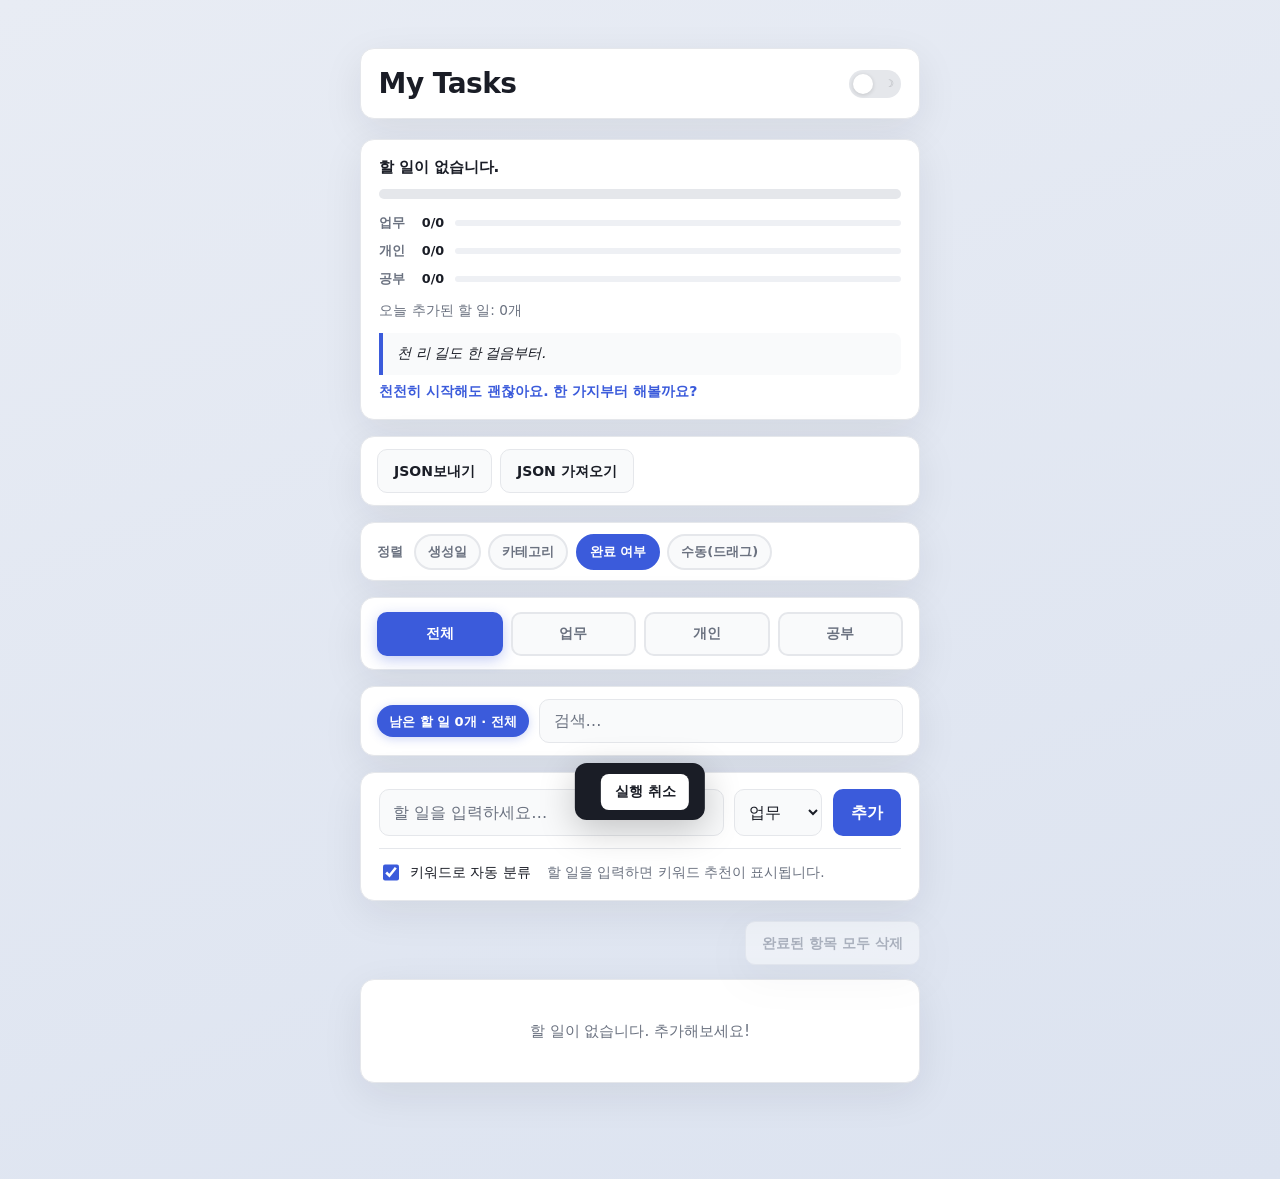
<file: src/3.Cursor/1-2.ToDo_list/index.html>
<!DOCTYPE html>
<html lang="ko">
  <head>
    <meta charset="UTF-8" />
    <meta name="viewport" content="width=device-width, initial-scale=1.0" />
    <title>My Tasks</title>
    <script>
      (function () {
        try {
          var t = localStorage.getItem("myTasks:theme:v1");
          if (t === "dark") document.documentElement.setAttribute("data-theme", "dark");
        } catch (e) {}
      })();
    </script>
    <link rel="stylesheet" href="style.css" />
  </head>
  <body>
    <main class="app">
      <header class="app__header">
        <div class="app__header-top">
          <h1 class="app__title">My Tasks</h1>
          <div class="theme-switch" title="다크 모드 (Alt+D)">
            <input
              type="checkbox"
              class="theme-switch__input visually-hidden"
              id="theme-toggle"
              aria-label="다크 모드"
            />
            <label class="theme-switch__track" for="theme-toggle">
              <span class="theme-switch__thumb" aria-hidden="true"></span>
              <span class="theme-switch__icon theme-switch__icon--sun" aria-hidden="true">☀</span>
              <span class="theme-switch__icon theme-switch__icon--moon" aria-hidden="true">☽</span>
            </label>
          </div>
        </div>
        <p class="app__shortcuts-hint visually-hidden" id="shortcuts-hint">
          단축키: Alt+N 입력, Alt+1~4 필터, Alt+D 테마
        </p>
      </header>

      <section
        class="dashboard"
        id="dashboard"
        aria-label="진행률 대시보드"
      >
        <div class="dashboard__overall">
          <p class="dashboard__summary" id="dashboard-summary"></p>
          <div
            class="dashboard__bar-track"
            role="progressbar"
            aria-valuemin="0"
            aria-valuemax="100"
            aria-valuenow="0"
            aria-label="전체 완료 진행률"
            id="dashboard-progress"
          >
            <div class="dashboard__bar-fill" id="dashboard-bar-fill"></div>
          </div>
        </div>
        <div
          class="dashboard__categories"
          id="dashboard-categories"
          aria-label="카테고리별 진행"
        ></div>
        <p class="dashboard__today" id="dashboard-today"></p>
        <blockquote class="app__quote" id="daily-quote" aria-live="polite"></blockquote>
        <p class="app__cheer" id="completion-cheer" aria-live="polite"></p>
      </section>

      <section
        class="data-toolbar"
        id="data-toolbar"
        role="region"
        aria-label="데이터보내기 및 가져오기"
      >
        <h2 class="visually-hidden">데이터 관리</h2>
        <button type="button" class="btn-toolbar" id="btn-export-json" aria-describedby="export-hint">
          JSON보내기
        </button>
        <p class="visually-hidden" id="export-hint">현재 할 일 목록을 JSON 파일로 저장합니다.</p>
        <label class="btn-toolbar btn-toolbar--file">
          <span>JSON 가져오기</span>
          <input
            type="file"
            id="input-import-json"
            class="visually-hidden"
            accept=".json,application/json"
            aria-label="JSON 파일 선택하여 할 일 가져오기"
          />
        </label>
      </section>

      <div
        class="sort-toolbar"
        id="sort-toolbar"
        role="radiogroup"
        aria-labelledby="sort-toolbar-label"
      >
        <span class="sort-toolbar__label" id="sort-toolbar-label">정렬</span>
        <button type="button" class="sort-toolbar__btn" data-sort="created" role="radio" aria-checked="false">
          생성일
        </button>
        <button type="button" class="sort-toolbar__btn" data-sort="category" role="radio" aria-checked="false">
          카테고리
        </button>
        <button type="button" class="sort-toolbar__btn" data-sort="completed" role="radio" aria-checked="false">
          완료 여부
        </button>
        <button type="button" class="sort-toolbar__btn" data-sort="manual" role="radio" aria-checked="false">
          수동(드래그)
        </button>
      </div>

      <div
        class="task-filters"
        id="task-filters"
        role="group"
        aria-label="카테고리 필터"
      >
        <button
          type="button"
          class="task-filter__btn"
          data-filter="all"
          aria-pressed="true"
        >
          전체
        </button>
        <button type="button" class="task-filter__btn" data-filter="work" aria-pressed="false">
          업무
        </button>
        <button
          type="button"
          class="task-filter__btn"
          data-filter="personal"
          aria-pressed="false"
        >
          개인
        </button>
        <button type="button" class="task-filter__btn" data-filter="study" aria-pressed="false">
          공부
        </button>
      </div>

      <div class="app__toolbar">
        <span
          class="remaining-badge"
          id="remaining-badge"
          aria-live="polite"
          title="현재 필터 기준 미완료 개수"
        ></span>
        <div class="search-wrap">
          <label class="visually-hidden" for="task-search">할 일 검색</label>
          <input
            type="search"
            id="task-search"
            class="task-search__input"
            placeholder="검색…"
            autocomplete="off"
            maxlength="200"
            aria-label="할 일 검색"
          />
        </div>
      </div>

      <form class="task-form" id="task-form" autocomplete="off">
        <div class="task-form__row">
          <label class="visually-hidden" for="task-input">할 일 입력</label>
          <input
            type="text"
            id="task-input"
            class="task-form__input"
            placeholder="할 일을 입력하세요…"
            maxlength="500"
          />
          <label class="visually-hidden" for="task-category">카테고리</label>
          <select id="task-category" class="task-form__select" aria-label="카테고리">
            <option value="work">업무</option>
            <option value="personal">개인</option>
            <option value="study">공부</option>
          </select>
          <button type="submit" class="task-form__submit" aria-label="할 일 추가">
            추가
          </button>
        </div>
        <div class="task-form__options">
          <label class="task-form__auto-label">
            <input type="checkbox" id="auto-category" checked />
            <span>키워드로 자동 분류</span>
          </label>
          <span
            class="task-form__category-hint"
            id="task-category-hint"
            aria-live="polite"
            hidden
          ></span>
        </div>
      </form>

      <div class="list-actions">
        <button
          type="button"
          class="btn-clear-completed"
          id="btn-clear-completed"
          aria-label="완료된 할 일 모두 영구 삭제"
        >
          완료된 항목 모두 삭제
        </button>
      </div>

      <ul
        class="task-list"
        id="task-list"
        aria-live="polite"
        aria-label="할 일 목록"
        role="list"
      ></ul>
      <p class="task-list__hint" id="manual-sort-hint" role="status" hidden></p>
    </main>

    <div
      class="undo-bar"
      id="undo-bar"
      role="status"
      aria-live="polite"
      aria-atomic="true"
      hidden
    >
      <span class="undo-bar__text" id="undo-bar-text"></span>
      <button type="button" class="undo-bar__btn" id="undo-bar-btn">실행 취소</button>
    </div>

    <div class="toast-region" id="toast-region" aria-live="polite" aria-atomic="true"></div>
    <div
      class="toast-region toast-region--assertive"
      id="toast-region-assertive"
      aria-live="assertive"
      aria-atomic="true"
    ></div>

    <dialog
      class="confirm-dialog"
      id="dialog-import-backup"
      aria-labelledby="dialog-import-backup-title"
    >
      <form method="dialog" class="confirm-dialog__form">
        <h2 class="confirm-dialog__title" id="dialog-import-backup-title">데이터 가져오기</h2>
        <p class="confirm-dialog__body" id="dialog-import-backup-body"></p>
        <div class="confirm-dialog__actions confirm-dialog__actions--triple">
          <button
            type="submit"
            value="cancel"
            class="confirm-dialog__btn confirm-dialog__btn--secondary"
          >
            취소
          </button>
          <button
            type="submit"
            value="no-backup"
            class="confirm-dialog__btn confirm-dialog__btn--secondary"
          >
            백업 없이 가져오기
          </button>
          <button type="submit" value="backup" class="confirm-dialog__btn confirm-dialog__btn--danger">
            백업 후 가져오기
          </button>
        </div>
      </form>
    </dialog>

    <dialog class="confirm-dialog" id="dialog-duplicate" aria-labelledby="dialog-duplicate-title">
      <form method="dialog" class="confirm-dialog__form">
        <h2 class="confirm-dialog__title" id="dialog-duplicate-title">중복된 할 일</h2>
        <p class="confirm-dialog__body" id="dialog-duplicate-body"></p>
        <div class="confirm-dialog__actions">
          <button
            type="submit"
            value="cancel"
            class="confirm-dialog__btn confirm-dialog__btn--secondary"
          >
            취소
          </button>
          <button type="submit" value="ok" class="confirm-dialog__btn confirm-dialog__btn--danger">
            그래도 추가
          </button>
        </div>
      </form>
    </dialog>

    <dialog class="confirm-dialog" id="dialog-clear-completed" aria-labelledby="dialog-clear-title">
      <form method="dialog" class="confirm-dialog__form">
        <h2 class="confirm-dialog__title" id="dialog-clear-title">완료 항목 삭제</h2>
        <p class="confirm-dialog__body" id="dialog-clear-body"></p>
        <div class="confirm-dialog__actions">
          <button
            type="submit"
            value="cancel"
            class="confirm-dialog__btn confirm-dialog__btn--secondary"
          >
            취소
          </button>
          <button type="submit" value="ok" class="confirm-dialog__btn confirm-dialog__btn--danger">
            삭제
          </button>
        </div>
      </form>
    </dialog>

    <script src="script.js"></script>
  </body>
</html>
</file>
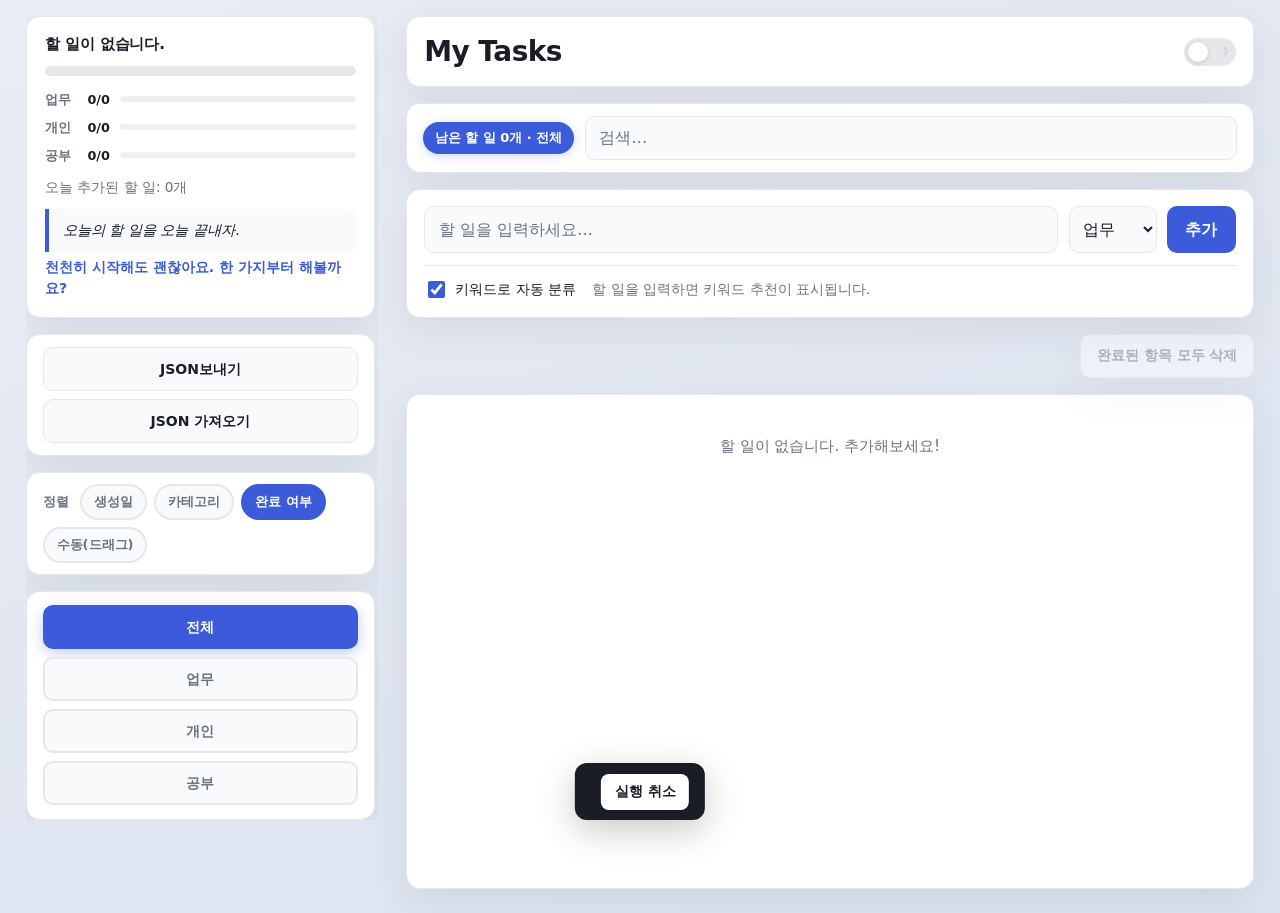
<file: src/3.Cursor/1-2.ToDo_list/web_version/index.html>
<!DOCTYPE html>
<html lang="ko">
  <head>
    <meta charset="UTF-8" />
    <meta name="viewport" content="width=device-width, initial-scale=1.0" />
    <title>My Tasks (웹)</title>
    <script>
      (function () {
        try {
          var t = localStorage.getItem("myTasks:theme:v1");
          if (t === "dark") document.documentElement.setAttribute("data-theme", "dark");
        } catch (e) {}
      })();
    </script>
    <link rel="stylesheet" href="style.css" />
  </head>
  <body>
    <main class="app app--desktop">
      <div class="app__main">
        <header class="app__header">
          <div class="app__header-top">
            <h1 class="app__title">My Tasks</h1>
            <div class="theme-switch" title="다크 모드 (Alt+D)">
              <input
                type="checkbox"
                class="theme-switch__input visually-hidden"
                id="theme-toggle"
                aria-label="다크 모드"
              />
              <label class="theme-switch__track" for="theme-toggle">
                <span class="theme-switch__thumb" aria-hidden="true"></span>
                <span class="theme-switch__icon theme-switch__icon--sun" aria-hidden="true">☀</span>
                <span class="theme-switch__icon theme-switch__icon--moon" aria-hidden="true">☽</span>
              </label>
            </div>
          </div>
          <p class="app__shortcuts-hint visually-hidden" id="shortcuts-hint">
            단축키: Alt+N 입력, Alt+1~4 필터, Alt+D 테마
          </p>
        </header>

        <div class="app__toolbar">
          <span
            class="remaining-badge"
            id="remaining-badge"
            aria-live="polite"
            title="현재 필터 기준 미완료 개수"
          ></span>
          <div class="search-wrap">
            <label class="visually-hidden" for="task-search">할 일 검색</label>
            <input
              type="search"
              id="task-search"
              class="task-search__input"
              placeholder="검색…"
              autocomplete="off"
              maxlength="200"
              aria-label="할 일 검색"
            />
          </div>
        </div>

        <form class="task-form" id="task-form" autocomplete="off">
          <div class="task-form__row">
            <label class="visually-hidden" for="task-input">할 일 입력</label>
            <input
              type="text"
              id="task-input"
              class="task-form__input"
              placeholder="할 일을 입력하세요…"
              maxlength="500"
            />
            <label class="visually-hidden" for="task-category">카테고리</label>
            <select id="task-category" class="task-form__select" aria-label="카테고리">
              <option value="work">업무</option>
              <option value="personal">개인</option>
              <option value="study">공부</option>
            </select>
            <button type="submit" class="task-form__submit" aria-label="할 일 추가">
              추가
            </button>
          </div>
          <div class="task-form__options">
            <label class="task-form__auto-label">
              <input type="checkbox" id="auto-category" checked />
              <span>키워드로 자동 분류</span>
            </label>
            <span
              class="task-form__category-hint"
              id="task-category-hint"
              aria-live="polite"
              hidden
            ></span>
          </div>
        </form>

        <div class="list-actions">
          <button
            type="button"
            class="btn-clear-completed"
            id="btn-clear-completed"
            aria-label="완료된 할 일 모두 영구 삭제"
          >
            완료된 항목 모두 삭제
          </button>
        </div>

        <ul
          class="task-list"
          id="task-list"
          aria-live="polite"
          aria-label="할 일 목록"
          role="list"
        ></ul>
        <p class="task-list__hint" id="manual-sort-hint" role="status" hidden></p>
      </div>

      <aside class="app__sidebar" aria-label="진행 요약·데이터·정렬·필터">
        <section
          class="dashboard"
          id="dashboard"
          aria-label="진행률 대시보드"
        >
          <div class="dashboard__overall">
            <p class="dashboard__summary" id="dashboard-summary"></p>
            <div
              class="dashboard__bar-track"
              role="progressbar"
              aria-valuemin="0"
              aria-valuemax="100"
              aria-valuenow="0"
              aria-label="전체 완료 진행률"
              id="dashboard-progress"
            >
              <div class="dashboard__bar-fill" id="dashboard-bar-fill"></div>
            </div>
          </div>
          <div
            class="dashboard__categories"
            id="dashboard-categories"
            aria-label="카테고리별 진행"
          ></div>
          <p class="dashboard__today" id="dashboard-today"></p>
          <blockquote class="app__quote" id="daily-quote" aria-live="polite"></blockquote>
          <p class="app__cheer" id="completion-cheer" aria-live="polite"></p>
        </section>

        <section
          class="data-toolbar"
          id="data-toolbar"
          role="region"
          aria-label="데이터보내기 및 가져오기"
        >
          <h2 class="visually-hidden">데이터 관리</h2>
          <button type="button" class="btn-toolbar" id="btn-export-json" aria-describedby="export-hint">
            JSON보내기
          </button>
          <p class="visually-hidden" id="export-hint">현재 할 일 목록을 JSON 파일로 저장합니다.</p>
          <label class="btn-toolbar btn-toolbar--file">
            <span>JSON 가져오기</span>
            <input
              type="file"
              id="input-import-json"
              class="visually-hidden"
              accept=".json,application/json"
              aria-label="JSON 파일 선택하여 할 일 가져오기"
            />
          </label>
        </section>

        <div
          class="sort-toolbar"
          id="sort-toolbar"
          role="radiogroup"
          aria-labelledby="sort-toolbar-label"
        >
          <span class="sort-toolbar__label" id="sort-toolbar-label">정렬</span>
          <button type="button" class="sort-toolbar__btn" data-sort="created" role="radio" aria-checked="false">
            생성일
          </button>
          <button type="button" class="sort-toolbar__btn" data-sort="category" role="radio" aria-checked="false">
            카테고리
          </button>
          <button type="button" class="sort-toolbar__btn" data-sort="completed" role="radio" aria-checked="false">
            완료 여부
          </button>
          <button type="button" class="sort-toolbar__btn" data-sort="manual" role="radio" aria-checked="false">
            수동(드래그)
          </button>
        </div>

        <div
          class="task-filters"
          id="task-filters"
          role="group"
          aria-label="카테고리 필터"
        >
          <button
            type="button"
            class="task-filter__btn"
            data-filter="all"
            aria-pressed="true"
          >
            전체
          </button>
          <button type="button" class="task-filter__btn" data-filter="work" aria-pressed="false">
            업무
          </button>
          <button
            type="button"
            class="task-filter__btn"
            data-filter="personal"
            aria-pressed="false"
          >
            개인
          </button>
          <button type="button" class="task-filter__btn" data-filter="study" aria-pressed="false">
            공부
          </button>
        </div>
      </aside>
    </main>

    <div
      class="undo-bar"
      id="undo-bar"
      role="status"
      aria-live="polite"
      aria-atomic="true"
      hidden
    >
      <span class="undo-bar__text" id="undo-bar-text"></span>
      <button type="button" class="undo-bar__btn" id="undo-bar-btn">실행 취소</button>
    </div>

    <div class="toast-region" id="toast-region" aria-live="polite" aria-atomic="true"></div>
    <div
      class="toast-region toast-region--assertive"
      id="toast-region-assertive"
      aria-live="assertive"
      aria-atomic="true"
    ></div>

    <dialog
      class="confirm-dialog"
      id="dialog-import-backup"
      aria-labelledby="dialog-import-backup-title"
    >
      <form method="dialog" class="confirm-dialog__form">
        <h2 class="confirm-dialog__title" id="dialog-import-backup-title">데이터 가져오기</h2>
        <p class="confirm-dialog__body" id="dialog-import-backup-body"></p>
        <div class="confirm-dialog__actions confirm-dialog__actions--triple">
          <button
            type="submit"
            value="cancel"
            class="confirm-dialog__btn confirm-dialog__btn--secondary"
          >
            취소
          </button>
          <button
            type="submit"
            value="no-backup"
            class="confirm-dialog__btn confirm-dialog__btn--secondary"
          >
            백업 없이 가져오기
          </button>
          <button type="submit" value="backup" class="confirm-dialog__btn confirm-dialog__btn--danger">
            백업 후 가져오기
          </button>
        </div>
      </form>
    </dialog>

    <dialog class="confirm-dialog" id="dialog-duplicate" aria-labelledby="dialog-duplicate-title">
      <form method="dialog" class="confirm-dialog__form">
        <h2 class="confirm-dialog__title" id="dialog-duplicate-title">중복된 할 일</h2>
        <p class="confirm-dialog__body" id="dialog-duplicate-body"></p>
        <div class="confirm-dialog__actions">
          <button
            type="submit"
            value="cancel"
            class="confirm-dialog__btn confirm-dialog__btn--secondary"
          >
            취소
          </button>
          <button type="submit" value="ok" class="confirm-dialog__btn confirm-dialog__btn--danger">
            그래도 추가
          </button>
        </div>
      </form>
    </dialog>

    <dialog class="confirm-dialog" id="dialog-clear-completed" aria-labelledby="dialog-clear-title">
      <form method="dialog" class="confirm-dialog__form">
        <h2 class="confirm-dialog__title" id="dialog-clear-title">완료 항목 삭제</h2>
        <p class="confirm-dialog__body" id="dialog-clear-body"></p>
        <div class="confirm-dialog__actions">
          <button
            type="submit"
            value="cancel"
            class="confirm-dialog__btn confirm-dialog__btn--secondary"
          >
            취소
          </button>
          <button type="submit" value="ok" class="confirm-dialog__btn confirm-dialog__btn--danger">
            삭제
          </button>
        </div>
      </form>
    </dialog>

    <script src="script.js"></script>
  </body>
</html>
</file>
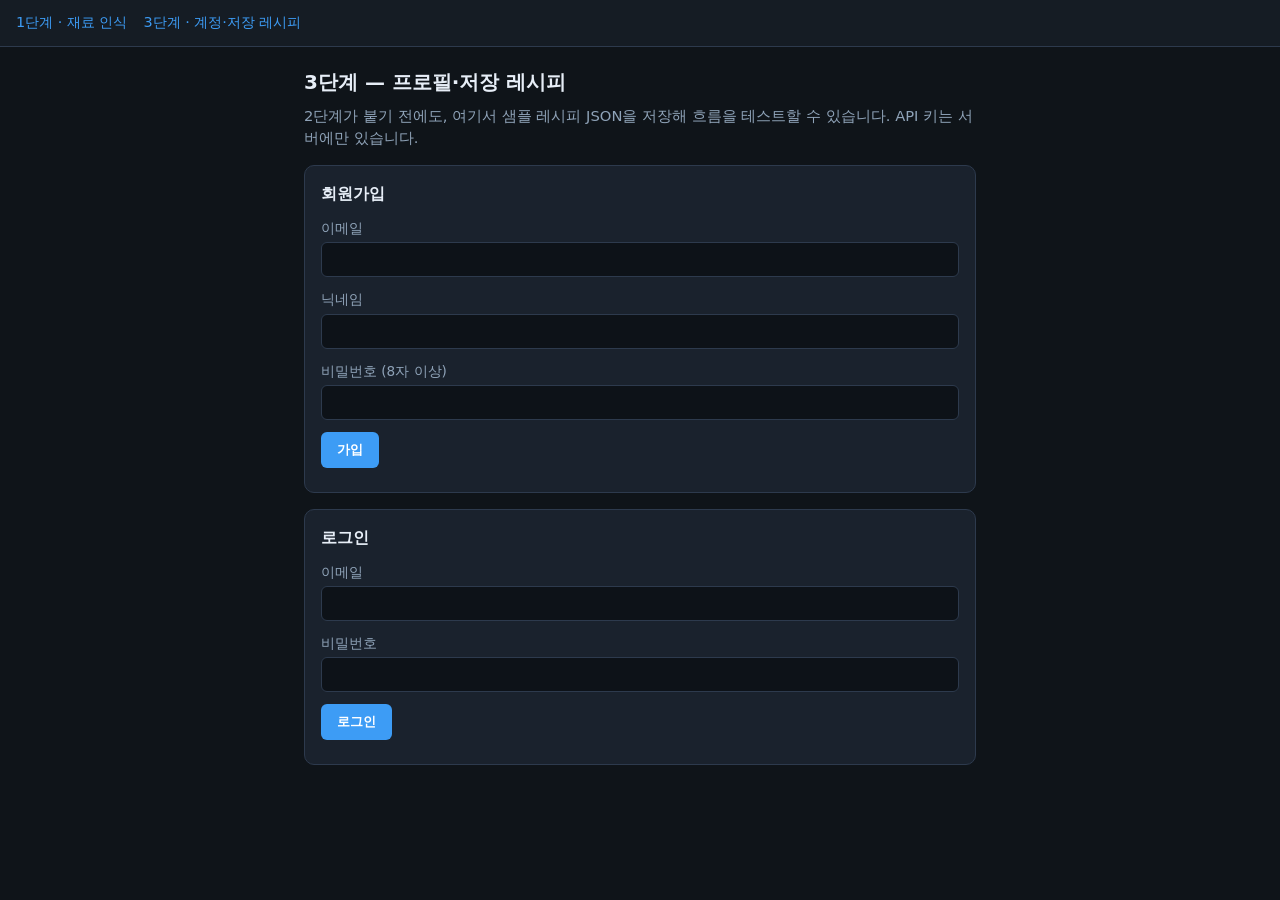
<file: src/3.Cursor/1-4.Refrigerator/static/recipes.html>
<!DOCTYPE html>
<html lang="ko">
<head>
  <meta charset="utf-8" />
  <meta name="viewport" content="width=device-width, initial-scale=1" />
  <title>계정·저장 레시피 — 3단계</title>
  <style>
    :root {
      --bg: #0f1419; --surface: #1a222d; --border: #2d3a4d; --text: #e7eef7;
      --muted: #8fa3b8; --accent: #3d9cf5; --danger: #f07178; --ok: #7fd99a;
    }
    * { box-sizing: border-box; }
    body { margin: 0; font-family: system-ui, sans-serif; background: var(--bg); color: var(--text); line-height: 1.5; }
    nav.app-nav {
      display: flex; gap: 1rem; flex-wrap: wrap; padding: 0.75rem 1rem;
      background: #151c24; border-bottom: 1px solid var(--border); font-size: 0.9rem;
    }
    nav.app-nav a { color: var(--accent); text-decoration: none; }
    nav.app-nav a:hover { text-decoration: underline; }
    main { max-width: 44rem; margin: 0 auto; padding: 1.25rem 1rem 2rem; }
    h1 { font-size: 1.25rem; margin: 0 0 0.5rem; }
    p.lead { color: var(--muted); margin: 0 0 1rem; font-size: 0.92rem; }
    .card { background: var(--surface); border: 1px solid var(--border); border-radius: 10px; padding: 1rem; margin-bottom: 1rem; }
    label { display: block; font-size: 0.85rem; color: var(--muted); margin-bottom: 0.25rem; }
    input, textarea { width: 100%; padding: 0.5rem 0.6rem; border-radius: 6px; border: 1px solid var(--border); background: #0d1218; color: var(--text); margin-bottom: 0.75rem; font-size: 0.95rem; }
    textarea { min-height: 7rem; font-family: ui-monospace, monospace; font-size: 0.82rem; }
    button { padding: 0.55rem 1rem; border-radius: 6px; border: none; font-weight: 600; cursor: pointer; margin-right: 0.5rem; margin-bottom: 0.5rem; }
    button.primary { background: var(--accent); color: #fff; }
    button.danger { background: transparent; color: var(--danger); border: 1px solid var(--danger); }
    button.ghost { background: transparent; color: var(--muted); border: 1px solid var(--border); }
    .row { display: flex; flex-wrap: wrap; gap: 0.5rem; align-items: center; }
    .error { color: var(--danger); font-size: 0.88rem; margin-top: 0.25rem; }
    .ok { color: var(--ok); font-size: 0.88rem; }
    ul.recipes { list-style: none; padding: 0; margin: 0; }
    ul.recipes li { border: 1px solid var(--border); border-radius: 8px; padding: 0.65rem 0.75rem; margin-bottom: 0.5rem; cursor: pointer; }
    ul.recipes li:hover { border-color: var(--accent); }
    pre.detail { white-space: pre-wrap; word-break: break-word; font-size: 0.78rem; max-height: 18rem; overflow: auto; background: #0d1218; padding: 0.75rem; border-radius: 6px; margin-top: 0.5rem; }
    .hidden { display: none !important; }
    small { color: var(--muted); }
  </style>
</head>
<body>
  <nav class="app-nav" aria-label="주요 메뉴">
    <a href="/">1단계 · 재료 인식</a>
    <a href="/recipes.html" aria-current="page">3단계 · 계정·저장 레시피</a>
  </nav>
  <main>
    <h1>3단계 — 프로필·저장 레시피</h1>
    <p class="lead">2단계가 붙기 전에도, 여기서 샘플 레시피 JSON을 저장해 흐름을 테스트할 수 있습니다. API 키는 서버에만 있습니다.</p>

    <div id="guest-panel" class="card">
      <h2 style="font-size:1rem;margin:0 0 0.75rem;">회원가입</h2>
      <label for="reg-email">이메일</label>
      <input id="reg-email" type="email" autocomplete="email" />
      <label for="reg-name">닉네임</label>
      <input id="reg-name" type="text" autocomplete="nickname" />
      <label for="reg-pass">비밀번호 (8자 이상)</label>
      <input id="reg-pass" type="password" autocomplete="new-password" />
      <button type="button" class="primary" id="btn-register">가입</button>
      <p class="error" id="reg-err" hidden></p>
    </div>

    <div id="guest-login" class="card">
      <h2 style="font-size:1rem;margin:0 0 0.75rem;">로그인</h2>
      <label for="login-email">이메일</label>
      <input id="login-email" type="email" autocomplete="username" />
      <label for="login-pass">비밀번호</label>
      <input id="login-pass" type="password" autocomplete="current-password" />
      <button type="button" class="primary" id="btn-login">로그인</button>
      <p class="error" id="login-err" hidden></p>
    </div>

    <div id="user-panel" class="card hidden">
      <div class="row">
        <strong id="me-summary"></strong>
        <button type="button" class="ghost" id="btn-logout">로그아웃</button>
        <button type="button" class="danger" id="btn-delete-account">계정 삭제</button>
      </div>
      <p class="lead" style="margin-top:0.75rem;">닉네임 수정</p>
      <input id="patch-name" type="text" />
      <button type="button" class="primary" id="btn-patch">프로필 저장</button>
      <p class="error" id="user-err" hidden></p>
      <p class="ok" id="user-ok" hidden></p>
    </div>

    <div id="recipe-panel" class="card hidden">
      <h2 style="font-size:1rem;margin:0 0 0.75rem;">레시피 저장 <small>(2단계 결과 형태의 JSON)</small></h2>
      <label for="recipe-title">제목</label>
      <input id="recipe-title" type="text" placeholder="예: 토마토 달걀 볶음" />
      <label for="recipe-body">body (JSON 객체)</label>
      <textarea id="recipe-body" spellcheck="false"></textarea>
      <label for="recipe-snap">ingredients_snapshot (선택, JSON)</label>
      <textarea id="recipe-snap" spellcheck="false" placeholder='{"ingredients":[{"name":"토마토"}]}'></textarea>
      <label for="recipe-vm">vision_model (선택)</label>
      <input id="recipe-vm" type="text" placeholder="google/gemma-3-27b-it:free" />
      <label for="recipe-rm">recipe_model (선택)</label>
      <input id="recipe-rm" type="text" placeholder="deepseek/deepseek-chat-v3.1:free" />
      <button type="button" class="primary" id="btn-save-recipe">저장</button>
      <p class="error" id="recipe-err" hidden></p>
    </div>

    <div id="list-panel" class="card hidden">
      <h2 style="font-size:1rem;margin:0 0 0.75rem;">내 레시피</h2>
      <div class="row" style="margin-bottom:0.75rem;">
        <input id="list-q" type="search" placeholder="제목 검색…" style="max-width:14rem;margin:0;" />
        <button type="button" class="ghost" id="btn-list-refresh">새로고침</button>
      </div>
      <ul class="recipes" id="recipe-list"></ul>
      <p id="list-empty" class="lead hidden">저장된 레시피가 없습니다.</p>
      <div id="detail-wrap" class="hidden">
        <h3 style="font-size:0.95rem;margin:1rem 0 0.25rem;">상세</h3>
        <button type="button" class="danger" id="btn-delete-recipe">이 레시피 삭제</button>
        <pre class="detail" id="detail-pre"></pre>
      </div>
    </div>
  </main>

  <script>
    const TOKEN_KEY = "refrigerator_access_token";
    const defaultBody = {
      recipes: [
        {
          title: "샘플 레시피",
          servings: 2,
          ingredients_used: ["토마토", "달걀"],
          steps: ["토마토를 썬다.", "달걀을 풀어 볶는다."],
          tips: "2단계 연동 시 이 구조로 채워집니다.",
        },
      ],
    };

    const guestPanel = document.getElementById("guest-panel");
    const guestLogin = document.getElementById("guest-login");
    const userPanel = document.getElementById("user-panel");
    const recipePanel = document.getElementById("recipe-panel");
    const listPanel = document.getElementById("list-panel");
    const recipeBody = document.getElementById("recipe-body");
    recipeBody.value = JSON.stringify(defaultBody, null, 2);

    function token() {
      return localStorage.getItem(TOKEN_KEY) || "";
    }
    function setToken(t) {
      if (t) localStorage.setItem(TOKEN_KEY, t);
      else localStorage.removeItem(TOKEN_KEY);
      refreshAuthUI();
    }

    function authHeaders() {
      const t = token();
      return t ? { Authorization: "Bearer " + t, "Content-Type": "application/json" } : { "Content-Type": "application/json" };
    }

    async function refreshAuthUI() {
      const t = token();
      guestPanel.classList.toggle("hidden", !!t);
      guestLogin.classList.toggle("hidden", !!t);
      userPanel.classList.toggle("hidden", !t);
      recipePanel.classList.toggle("hidden", !t);
      listPanel.classList.toggle("hidden", !t);
      document.getElementById("user-err").hidden = true;
      document.getElementById("user-ok").hidden = true;
      if (!t) {
        document.getElementById("recipe-list").innerHTML = "";
        document.getElementById("detail-wrap").classList.add("hidden");
        return;
      }
      try {
        const res = await fetch("/api/me", { headers: authHeaders() });
        if (!res.ok) throw new Error("me");
        const me = await res.json();
        document.getElementById("me-summary").textContent = me.display_name + " · " + me.email;
        document.getElementById("patch-name").value = me.display_name || "";
        await loadRecipes();
      } catch (_) {
        setToken("");
      }
    }

    async function loadRecipes() {
      const q = document.getElementById("list-q").value.trim();
      const url = "/api/recipes?limit=50" + (q ? "&q=" + encodeURIComponent(q) : "");
      const res = await fetch(url, { headers: authHeaders() });
      const data = await res.json();
      const ul = document.getElementById("recipe-list");
      ul.innerHTML = "";
      document.getElementById("list-empty").classList.toggle("hidden", data.items && data.items.length > 0);
      if (!data.items) return;
      data.items.forEach((it) => {
        const li = document.createElement("li");
        li.textContent = it.title + " · " + new Date(it.created_at).toLocaleString();
        li.dataset.id = it.id;
        li.addEventListener("click", () => showDetail(it));
        ul.appendChild(li);
      });
    }

    let selectedId = null;
    function showDetail(it) {
      selectedId = it.id;
      document.getElementById("detail-wrap").classList.remove("hidden");
      document.getElementById("detail-pre").textContent = JSON.stringify(it, null, 2);
    }

    document.getElementById("btn-register").addEventListener("click", async () => {
      const err = document.getElementById("reg-err");
      err.classList.add("error");
      err.classList.remove("ok");
      err.hidden = true;
      const body = {
        email: document.getElementById("reg-email").value.trim(),
        display_name: document.getElementById("reg-name").value.trim(),
        password: document.getElementById("reg-pass").value,
      };
      const res = await fetch("/api/auth/register", {
        method: "POST",
        headers: { "Content-Type": "application/json" },
        body: JSON.stringify(body),
      });
      const data = await res.json().catch(() => ({}));
      if (!res.ok) {
        err.textContent = data.detail || JSON.stringify(data) || "가입 실패";
        err.hidden = false;
        return;
      }
      document.getElementById("login-email").value = body.email;
      document.getElementById("login-pass").value = "";
      err.textContent = "가입되었습니다. 로그인하세요.";
      err.hidden = false;
      err.classList.remove("error");
      err.classList.add("ok");
    });

    document.getElementById("btn-login").addEventListener("click", async () => {
      const err = document.getElementById("login-err");
      err.hidden = true;
      const res = await fetch("/api/auth/login", {
        method: "POST",
        headers: { "Content-Type": "application/json" },
        body: JSON.stringify({
          email: document.getElementById("login-email").value.trim(),
          password: document.getElementById("login-pass").value,
        }),
      });
      const data = await res.json().catch(() => ({}));
      if (!res.ok) {
        err.textContent = data.detail || "로그인 실패";
        err.hidden = false;
        return;
      }
      setToken(data.access_token);
    });

    document.getElementById("btn-logout").addEventListener("click", () => setToken(""));

    document.getElementById("btn-delete-account").addEventListener("click", async () => {
      if (!confirm("계정과 저장된 모든 레시피가 삭제됩니다. 계속할까요?")) return;
      await fetch("/api/me", { method: "DELETE", headers: authHeaders() });
      setToken("");
    });

    document.getElementById("btn-patch").addEventListener("click", async () => {
      const err = document.getElementById("user-err");
      const ok = document.getElementById("user-ok");
      err.hidden = true;
      ok.hidden = true;
      const res = await fetch("/api/me", {
        method: "PATCH",
        headers: authHeaders(),
        body: JSON.stringify({ display_name: document.getElementById("patch-name").value.trim() }),
      });
      const data = await res.json().catch(() => ({}));
      if (!res.ok) {
        err.textContent = data.detail || "저장 실패";
        err.hidden = false;
        return;
      }
      ok.textContent = "저장되었습니다.";
      ok.hidden = false;
      document.getElementById("me-summary").textContent = data.display_name + " · " + data.email;
    });

    document.getElementById("btn-save-recipe").addEventListener("click", async () => {
      const err = document.getElementById("recipe-err");
      err.hidden = true;
      let bodyObj;
      try {
        bodyObj = JSON.parse(document.getElementById("recipe-body").value);
      } catch (e) {
        err.textContent = "body JSON 형식이 올바르지 않습니다.";
        err.hidden = false;
        return;
      }
      let snap = null;
      const snapRaw = document.getElementById("recipe-snap").value.trim();
      if (snapRaw) {
        try {
          snap = JSON.parse(snapRaw);
        } catch (e) {
          err.textContent = "ingredients_snapshot JSON이 올바르지 않습니다.";
          err.hidden = false;
          return;
        }
      }
      const payload = {
        title: document.getElementById("recipe-title").value.trim() || "제목 없음",
        body: bodyObj,
        ingredients_snapshot: snap,
        vision_model: document.getElementById("recipe-vm").value.trim() || null,
        recipe_model: document.getElementById("recipe-rm").value.trim() || null,
      };
      const res = await fetch("/api/recipes", {
        method: "POST",
        headers: authHeaders(),
        body: JSON.stringify(payload),
      });
      const data = await res.json().catch(() => ({}));
      if (!res.ok) {
        err.textContent = data.detail || JSON.stringify(data) || "저장 실패";
        err.hidden = false;
        return;
      }
      await loadRecipes();
      showDetail(data);
    });

    document.getElementById("btn-list-refresh").addEventListener("click", loadRecipes);
    document.getElementById("list-q").addEventListener("search", () => loadRecipes());

    document.getElementById("btn-delete-recipe").addEventListener("click", async () => {
      if (!selectedId) return;
      if (!confirm("이 레시피를 삭제할까요? (소프트 삭제)")) return;
      await fetch("/api/recipes/" + encodeURIComponent(selectedId), {
        method: "DELETE",
        headers: authHeaders(),
      });
      selectedId = null;
      document.getElementById("detail-wrap").classList.add("hidden");
      await loadRecipes();
    });

    refreshAuthUI();
  </script>
</body>
</html>
</file>
<file: src/3.Cursor/1-2.ToDo_list/style.css>
*,
*::before,
*::after {
  box-sizing: border-box;
}
:root {
  --bg: #e8ecf4;
  --bg-gradient-end: #dce3f0;
  --card: #ffffff;
  --text: #1a1d26;
  --muted: #6b7280;
  --accent: #3b5bdb;
  --accent-hover: #2f4ac4;
  --danger: #e03131;
  --danger-hover: #c92a2a;
  --border: #e5e7eb;
  --shadow: 0 12px 40px rgba(26, 29, 38, 0.08);
  --input-bg: #f9fafb;
  --input-bg-hover: #f3f4f6;
  --filter-inactive-bg: #f9fafb;
  --item-bg: #fafbfc;
  --bar-track: #e5e7eb;
  --cat-bar-track: #eef0f4;
  --radius: 14px;
  --transition: 0.2s ease;
  --transition-slow: 0.45s cubic-bezier(0.4, 0, 0.2, 1);
  --theme-transition: 0.28s ease;
  --cat-work: #4a90e2;
  --cat-personal: #27ae60;
  --cat-study: #8e44ad;
  --touch-min: 44px;
}
html[data-theme="dark"] {
  --bg: #1a1a1a;
  --bg-gradient-end: #141414;
  --card: #2d2d2d;
  --text: #e0e0e0;
  --muted: #a3a3a3;
  --accent: #5c7cfa;
  --accent-hover: #748ffc;
  --danger: #ff6b6b;
  --danger-hover: #fa5252;
  --border: #404040;
  --shadow: 0 12px 40px rgba(0, 0, 0, 0.35);
  --input-bg: #252525;
  --input-bg-hover: #333333;
  --filter-inactive-bg: #333333;
  --item-bg: #333333;
  --bar-track: #404040;
  --cat-bar-track: #3a3a3a;
}
html {
  color-scheme: light;
  transition: background-color var(--theme-transition), color var(--theme-transition);
}
html[data-theme="dark"] {
  color-scheme: dark;
}
body {
  margin: 0;
  min-height: 100vh;
  font-family: system-ui, -apple-system, "Segoe UI", Roboto, "Noto Sans KR",
    sans-serif;
  font-size: 16px;
  line-height: 1.5;
  color: var(--text);
  background: linear-gradient(160deg, var(--bg) 0%, var(--bg-gradient-end) 100%);
  transition: background var(--theme-transition), color var(--theme-transition);
}
.visually-hidden {
  position: absolute;
  width: 1px;
  height: 1px;
  padding: 0;
  margin: -1px;
  overflow: hidden;
  clip: rect(0, 0, 0, 0);
  white-space: nowrap;
  border: 0;
}
.app {
  width: 100%;
  max-width: 600px;
  margin: 3rem auto;
  padding: 0 1.25rem 3rem;
}
.app__header {
  margin-bottom: 1.25rem;
}
.app__header-top {
  display: flex;
  align-items: center;
  justify-content: space-between;
  gap: 1rem;
  background: var(--card);
  border-radius: var(--radius);
  box-shadow: var(--shadow);
  border: 1px solid var(--border);
  padding: 0.85rem 1.1rem;
  transition: background var(--theme-transition), border-color var(--theme-transition),
    box-shadow var(--theme-transition);
}
.app__title {
  margin: 0;
  font-size: 1.75rem;
  font-weight: 700;
  letter-spacing: -0.02em;
  color: var(--text);
  transition: color var(--theme-transition);
}
.theme-switch {
  flex-shrink: 0;
}
.theme-switch__track {
  position: relative;
  display: flex;
  align-items: center;
  width: 3.25rem;
  height: 1.75rem;
  padding: 0 0.35rem;
  border-radius: 999px;
  background: var(--border);
  cursor: pointer;
  transition: background var(--theme-transition), box-shadow var(--transition);
  border: 1px solid transparent;
}
.theme-switch__track:hover {
  box-shadow: 0 0 0 3px rgba(59, 91, 219, 0.15);
}
html[data-theme="dark"] .theme-switch__track:hover {
  box-shadow: 0 0 0 3px rgba(92, 124, 250, 0.2);
}
.theme-switch__input:focus-visible + .theme-switch__track {
  outline: 2px solid var(--accent);
  outline-offset: 3px;
}
.theme-switch__thumb {
  position: absolute;
  left: 3px;
  top: 50%;
  width: 1.25rem;
  height: 1.25rem;
  margin-top: -0.625rem;
  border-radius: 50%;
  background: #fff;
  box-shadow: 0 1px 4px rgba(0, 0, 0, 0.15);
  transition: transform var(--theme-transition), background var(--theme-transition);
  z-index: 1;
}
.theme-switch__input:checked + .theme-switch__track {
  background: var(--accent);
  border-color: transparent;
}
.theme-switch__input:checked + .theme-switch__track .theme-switch__thumb {
  transform: translateX(1.45rem);
}
.theme-switch__icon {
  position: absolute;
  font-size: 0.65rem;
  opacity: 0.55;
  user-select: none;
  pointer-events: none;
  transition: opacity var(--theme-transition);
}
.theme-switch__icon--sun {
  left: 0.45rem;
}
.theme-switch__icon--moon {
  right: 0.4rem;
}
.theme-switch__input:checked + .theme-switch__track .theme-switch__icon--sun {
  opacity: 0.25;
}
.theme-switch__input:not(:checked) + .theme-switch__track .theme-switch__icon--moon {
  opacity: 0.25;
}
.dashboard,
.task-filters,
.task-form,
.task-list,
.app__toolbar {
  background: var(--card);
  border-radius: var(--radius);
  box-shadow: var(--shadow);
  transition: background var(--theme-transition), border-color var(--theme-transition),
    box-shadow var(--theme-transition);
}
.app__toolbar {
  display: flex;
  flex-wrap: wrap;
  align-items: center;
  gap: 0.65rem;
  padding: 0.75rem 1rem;
  margin-bottom: 1rem;
  border: 1px solid var(--border);
}
.remaining-badge {
  display: inline-flex;
  align-items: center;
  justify-content: center;
  min-height: 2rem;
  padding: 0.35rem 0.75rem;
  border-radius: 999px;
  font-size: 0.8125rem;
  font-weight: 700;
  font-variant-numeric: tabular-nums;
  color: #fff;
  background: var(--accent);
  box-shadow: 0 2px 10px rgba(59, 91, 219, 0.25);
  transition: transform var(--transition), box-shadow var(--transition),
    background var(--theme-transition);
}
html[data-theme="dark"] .remaining-badge {
  box-shadow: 0 2px 12px rgba(0, 0, 0, 0.35);
}
.remaining-badge--pulse {
  animation: badgePulse 0.35s ease;
}
@keyframes badgePulse {
  0% {
    transform: scale(1);
  }
  50% {
    transform: scale(1.06);
  }
  100% {
    transform: scale(1);
  }
}
.search-wrap {
  flex: 1;
  min-width: 0;
}
.task-search__input {
  width: 100%;
  min-height: var(--touch-min);
  padding: 0.55rem 0.85rem;
  border: 1px solid var(--border);
  border-radius: 10px;
  font: inherit;
  color: var(--text);
  background: var(--input-bg);
  transition: background var(--theme-transition), border-color var(--transition),
    box-shadow var(--transition), color var(--theme-transition);
}
.task-search__input::placeholder {
  color: var(--muted);
}
.task-search__input:hover {
  background: var(--input-bg-hover);
}
.task-search__input:focus {
  outline: none;
  border-color: var(--accent);
  box-shadow: 0 0 0 3px rgba(59, 91, 219, 0.12);
}
html[data-theme="dark"] .task-search__input:focus {
  box-shadow: 0 0 0 3px rgba(92, 124, 250, 0.2);
}
.list-actions {
  margin-bottom: 0.85rem;
  display: flex;
  justify-content: flex-end;
}
.btn-clear-completed {
  min-height: var(--touch-min);
  padding: 0.55rem 1rem;
  border: 1px solid var(--border);
  border-radius: 10px;
  font: inherit;
  font-size: 0.875rem;
  font-weight: 600;
  color: var(--muted);
  background: var(--card);
  cursor: pointer;
  box-shadow: var(--shadow);
  transition: color var(--transition), background var(--theme-transition),
    border-color var(--transition), transform var(--transition), box-shadow var(--transition);
}
.btn-clear-completed:hover {
  color: var(--danger);
  border-color: rgba(224, 49, 49, 0.35);
  background: var(--input-bg);
}
.btn-clear-completed:active {
  transform: scale(0.98);
}
.btn-clear-completed:focus-visible {
  outline: 2px solid var(--accent);
  outline-offset: 2px;
}
.btn-clear-completed:disabled {
  opacity: 0.45;
  cursor: not-allowed;
  transform: none;
}
.dashboard {
  padding: 1rem 1.15rem 1.1rem;
  margin-bottom: 1rem;
  border: 1px solid var(--border);
}
.dashboard__overall {
  margin-bottom: 0.85rem;
}
.dashboard__summary {
  margin: 0 0 0.65rem;
  font-size: 0.95rem;
  font-weight: 600;
  color: var(--text);
  letter-spacing: -0.01em;
  transition: color var(--theme-transition);
}
.dashboard__bar-track {
  height: 10px;
  border-radius: 999px;
  background: var(--bar-track);
  overflow: hidden;
  transition: background var(--theme-transition);
}
.dashboard__bar-fill {
  height: 100%;
  width: 0%;
  border-radius: 999px;
  background: linear-gradient(90deg, var(--accent) 0%, #5c7cfa 100%);
  transition: width var(--transition-slow);
}
.dashboard__categories {
  display: flex;
  flex-direction: column;
  gap: 0.55rem;
  margin-bottom: 0.75rem;
}
.dashboard__cat-row {
  display: grid;
  grid-template-columns: auto auto 1fr;
  align-items: center;
  gap: 0.5rem 0.65rem;
  font-size: 0.8rem;
}
.dashboard__cat-label {
  font-weight: 700;
  color: var(--muted);
  min-width: 2rem;
  transition: color var(--theme-transition);
}
.dashboard__cat-stat {
  font-variant-numeric: tabular-nums;
  color: var(--text);
  font-weight: 600;
  transition: color var(--theme-transition);
}
.dashboard__cat-bar-track {
  height: 6px;
  border-radius: 999px;
  background: var(--cat-bar-track);
  overflow: hidden;
  min-width: 0;
  transition: background var(--theme-transition);
}
.dashboard__cat-bar-fill {
  height: 100%;
  width: 0%;
  border-radius: 999px;
  transition: width var(--transition-slow);
}
.dashboard__cat-bar-fill--work {
  background: var(--cat-work);
}
.dashboard__cat-bar-fill--personal {
  background: var(--cat-personal);
}
.dashboard__cat-bar-fill--study {
  background: var(--cat-study);
}
.dashboard__today {
  margin: 0;
  font-size: 0.85rem;
  color: var(--muted);
  font-weight: 500;
  transition: color var(--theme-transition);
}
.task-filters {
  display: flex;
  flex-wrap: wrap;
  gap: 0.5rem;
  padding: 0.85rem 1rem;
  margin-bottom: 1rem;
  border: 1px solid var(--border);
}
.task-filter__btn {
  flex: 1;
  min-width: 4.5rem;
  min-height: var(--touch-min);
  padding: 0.55rem 0.75rem;
  border: 2px solid var(--border);
  border-radius: 10px;
  font: inherit;
  font-size: 0.875rem;
  font-weight: 600;
  color: var(--muted);
  background: var(--filter-inactive-bg);
  cursor: pointer;
  transition: color var(--transition), background var(--theme-transition),
    border-color var(--transition), box-shadow var(--transition),
    transform var(--transition);
}
.task-filter__btn:hover {
  color: var(--text);
  background: var(--card);
  border-color: var(--border);
}
.task-filter__btn--active {
  color: #fff;
  background: var(--accent);
  border-color: var(--accent);
  box-shadow: 0 4px 14px rgba(59, 91, 219, 0.3);
}
html[data-theme="dark"] .task-filter__btn--active {
  box-shadow: 0 4px 16px rgba(0, 0, 0, 0.4);
}
.task-filter__btn--active:hover {
  color: #fff;
  background: var(--accent-hover);
  border-color: var(--accent-hover);
}
.task-filter__btn:active {
  transform: scale(0.98);
}
.task-filter__btn:focus-visible {
  outline: 2px solid var(--accent);
  outline-offset: 2px;
}
.task-form {
  padding: 1rem 1.1rem;
  margin-bottom: 1.25rem;
  border: 1px solid var(--border);
  transition: box-shadow var(--transition), border-color var(--transition),
    background var(--theme-transition);
}
.task-form:focus-within {
  border-color: rgba(59, 91, 219, 0.35);
  box-shadow: var(--shadow), 0 0 0 3px rgba(59, 91, 219, 0.12);
}
html[data-theme="dark"] .task-form:focus-within {
  border-color: rgba(92, 124, 250, 0.45);
  box-shadow: var(--shadow), 0 0 0 3px rgba(92, 124, 250, 0.15);
}
.task-form__row {
  display: flex;
  flex-wrap: wrap;
  gap: 0.65rem;
  align-items: stretch;
}
.task-form__input {
  flex: 1;
  min-width: 8rem;
  min-height: var(--touch-min);
  padding: 0.65rem 0.85rem;
  border: 1px solid var(--border);
  border-radius: 10px;
  font: inherit;
  color: var(--text);
  background: var(--input-bg);
  transition: background var(--theme-transition), border-color var(--transition),
    color var(--theme-transition);
}
.task-form__input::placeholder {
  color: var(--muted);
}
.task-form__input:hover {
  background: var(--input-bg-hover);
}
.task-form__input:focus {
  outline: none;
  border-color: var(--accent);
  background: var(--card);
}
.task-form__select {
  flex-shrink: 0;
  min-width: 5.5rem;
  min-height: var(--touch-min);
  padding: 0.65rem 0.6rem;
  border: 1px solid var(--border);
  border-radius: 10px;
  font: inherit;
  font-weight: 500;
  color: var(--text);
  background: var(--input-bg);
  cursor: pointer;
  transition: background var(--theme-transition), border-color var(--transition),
    color var(--theme-transition);
}
.task-form__select:hover {
  background: var(--input-bg-hover);
}
.task-form__select:focus {
  outline: none;
  border-color: var(--accent);
  background: var(--card);
}
.task-form__submit {
  flex-shrink: 0;
  min-height: var(--touch-min);
  padding: 0.65rem 1.15rem;
  border: none;
  border-radius: 10px;
  font: inherit;
  font-weight: 600;
  color: #fff;
  background: var(--accent);
  cursor: pointer;
  transition: background var(--transition), transform var(--transition),
    box-shadow var(--transition);
}
.task-form__submit:hover {
  background: var(--accent-hover);
  transform: translateY(-1px);
  box-shadow: 0 4px 14px rgba(59, 91, 219, 0.35);
}
.task-form__submit:active {
  transform: translateY(0);
}
.task-form__submit:focus-visible {
  outline: 2px solid var(--accent);
  outline-offset: 2px;
}
.task-form__options {
  display: flex;
  flex-wrap: wrap;
  align-items: center;
  gap: 0.5rem 1rem;
  margin-top: 0.75rem;
  padding-top: 0.75rem;
  border-top: 1px solid var(--border);
}
.task-form__auto-label {
  display: inline-flex;
  align-items: center;
  gap: 0.45rem;
  font-size: 0.9rem;
  color: var(--text);
  cursor: pointer;
  user-select: none;
}
.task-form__auto-label input {
  width: 1.05rem;
  height: 1.05rem;
  accent-color: var(--accent);
  cursor: pointer;
}
.task-form__category-hint {
  font-size: 0.85rem;
  color: var(--muted);
  flex: 1;
  min-width: 10rem;
}
.task-list {
  list-style: none;
  margin: 0;
  padding: 0.5rem;
  border: 1px solid var(--border);
}
.task-item {
  display: flex;
  align-items: flex-start;
  gap: 0.75rem;
  padding: 0.75rem 0.85rem;
  margin: 0.35rem 0;
  border-radius: 10px;
  border: 1px solid transparent;
  background: var(--item-bg);
  opacity: 1;
  transform: translateX(0);
  transition: background var(--theme-transition), border-color var(--transition),
    transform var(--transition), box-shadow var(--transition),
    opacity 0.35s ease, transform 0.35s ease;
}
.task-item--enter {
  animation: taskFadeIn 0.4s ease forwards;
}
.task-item--removing {
  opacity: 0;
  transform: translateX(-12px);
  pointer-events: none;
}
.task-item--complete-slide .task-item__body {
  animation: taskCompleteSlide 0.45s cubic-bezier(0.33, 1, 0.68, 1);
}
@keyframes taskFadeIn {
  from {
    opacity: 0;
    transform: translateY(-8px);
  }
  to {
    opacity: 1;
    transform: translateY(0);
  }
}
@keyframes taskCompleteSlide {
  0% {
    transform: translateX(0);
  }
  35% {
    transform: translateX(10px);
  }
  100% {
    transform: translateX(0);
  }
}
.task-item:hover {
  background: var(--card);
  border-color: var(--border);
  box-shadow: 0 4px 16px rgba(26, 29, 38, 0.06);
  transform: translateX(2px);
}
html[data-theme="dark"] .task-item:hover {
  box-shadow: 0 4px 16px rgba(0, 0, 0, 0.25);
}
.task-item--completed {
  opacity: 0.92;
}
.task-item__checkbox {
  width: 1.25rem;
  height: 1.25rem;
  min-width: 1.25rem;
  min-height: 1.25rem;
  margin-top: 0.2rem;
  flex-shrink: 0;
  accent-color: var(--accent);
  cursor: pointer;
}
.task-item__body {
  flex: 1;
  min-width: 0;
  display: flex;
  flex-direction: column;
  gap: 0.35rem;
}
.task-item__row {
  display: flex;
  align-items: flex-start;
  gap: 0.5rem;
  flex-wrap: wrap;
}
.task-item__tag {
  flex-shrink: 0;
  display: inline-block;
  padding: 0.15rem 0.5rem;
  border-radius: 6px;
  font-size: 0.7rem;
  font-weight: 700;
  letter-spacing: 0.02em;
  color: #fff;
  line-height: 1.35;
}
.task-item__tag--work {
  background: var(--cat-work);
}
.task-item__tag--personal {
  background: var(--cat-personal);
}
.task-item__tag--study {
  background: var(--cat-study);
}
.task-item__text {
  flex: 1;
  min-width: 0;
  word-break: break-word;
  cursor: default;
  color: var(--text);
  transition: color var(--transition), text-decoration-color var(--transition);
}
.task-item:not(.task-item--completed) .task-item__text {
  cursor: text;
}
.task-item__edit-select,
.task-item__edit-input {
  font: inherit;
  border: 1px solid var(--border);
  border-radius: 8px;
  padding: 0.45rem 0.55rem;
  background: var(--card);
  color: var(--text);
  transition: border-color var(--transition), box-shadow var(--transition),
    background var(--theme-transition), color var(--theme-transition);
}
.task-item__edit-select {
  flex-shrink: 0;
  font-weight: 600;
  font-size: 0.8rem;
  cursor: pointer;
}
.task-item__edit-input {
  flex: 1;
  min-width: 0;
}
.task-item__edit-select:focus,
.task-item__edit-input:focus {
  outline: none;
  border-color: var(--accent);
  box-shadow: 0 0 0 3px rgba(59, 91, 219, 0.12);
}
html[data-theme="dark"] .task-item__edit-select:focus,
html[data-theme="dark"] .task-item__edit-input:focus {
  box-shadow: 0 0 0 3px rgba(92, 124, 250, 0.2);
}
.task-item__row--edit {
  flex-wrap: wrap;
  width: 100%;
  gap: 0.5rem;
}
.task-item__text--done {
  text-decoration: line-through;
  text-decoration-thickness: 2px;
  text-decoration-color: var(--muted);
  color: var(--muted);
}
.task-item__meta {
  padding-left: 0;
}
.task-item__time {
  font-size: 0.8rem;
  color: var(--muted);
}
.task-item__delete {
  flex-shrink: 0;
  width: var(--touch-min);
  height: var(--touch-min);
  margin-top: 0.05rem;
  display: inline-flex;
  align-items: center;
  justify-content: center;
  border: none;
  border-radius: 8px;
  font-size: 1.15rem;
  line-height: 1;
  color: var(--muted);
  background: transparent;
  cursor: pointer;
  transition: color var(--transition), background var(--transition),
    transform var(--transition);
}
.task-item__delete:hover {
  color: var(--danger);
  background: rgba(224, 49, 49, 0.08);
  transform: scale(1.08);
}
html[data-theme="dark"] .task-item__delete:hover {
  background: rgba(255, 107, 107, 0.12);
}
.task-item__delete:active {
  transform: scale(0.96);
}
.task-item__delete:focus-visible {
  outline: 2px solid var(--accent);
  outline-offset: 1px;
}
.task-list--empty {
  padding: 2rem 1rem;
  text-align: center;
  color: var(--muted);
  font-size: 0.95rem;
  transition: color var(--theme-transition);
}
.toast-region {
  position: fixed;
  bottom: 1.25rem;
  left: 50%;
  transform: translateX(-50%);
  z-index: 1000;
  display: flex;
  flex-direction: column;
  align-items: center;
  gap: 0.5rem;
  pointer-events: none;
  max-width: min(90vw, 360px);
}
.toast {
  pointer-events: none;
  padding: 0.65rem 1.1rem;
  border-radius: 10px;
  font-size: 0.9rem;
  font-weight: 600;
  color: #fff;
  background: var(--text);
  box-shadow: 0 8px 28px rgba(0, 0, 0, 0.2);
  animation: toastIn 0.28s ease, toastOut 0.28s ease 2.4s forwards;
}
html[data-theme="dark"] .toast {
  background: #404040;
  color: var(--text);
  box-shadow: 0 8px 28px rgba(0, 0, 0, 0.45);
}
.toast--success {
  background: #2b8a3e;
}
html[data-theme="dark"] .toast--success {
  background: #37b24d;
  color: #fff;
}
.toast--info {
  background: var(--accent);
}
@keyframes toastIn {
  from {
    opacity: 0;
    transform: translateY(12px);
  }
  to {
    opacity: 1;
    transform: translateY(0);
  }
}
@keyframes toastOut {
  to {
    opacity: 0;
    transform: translateY(8px);
  }
}
.confirm-dialog {
  max-width: min(calc(100vw - 2rem), 380px);
  padding: 0;
  border: none;
  border-radius: var(--radius);
  background: var(--card);
  color: var(--text);
  box-shadow: 0 20px 50px rgba(0, 0, 0, 0.25);
  transition: background var(--theme-transition), color var(--theme-transition);
}
.confirm-dialog::backdrop {
  background: rgba(0, 0, 0, 0.45);
  backdrop-filter: blur(2px);
}
.confirm-dialog__form {
  padding: 1.25rem 1.35rem;
  margin: 0;
}
.confirm-dialog__title {
  margin: 0 0 0.65rem;
  font-size: 1.1rem;
  font-weight: 700;
}
.confirm-dialog__body {
  margin: 0 0 1.15rem;
  font-size: 0.95rem;
  color: var(--muted);
  line-height: 1.55;
}
.confirm-dialog__actions {
  display: flex;
  gap: 0.65rem;
  justify-content: flex-end;
  flex-wrap: wrap;
}
.confirm-dialog__btn {
  min-height: var(--touch-min);
  padding: 0.5rem 1.1rem;
  border-radius: 10px;
  font: inherit;
  font-weight: 600;
  font-size: 0.9rem;
  cursor: pointer;
  border: none;
  transition: background var(--transition), transform var(--transition);
}
.confirm-dialog__btn:active {
  transform: scale(0.98);
}
.confirm-dialog__btn--secondary {
  background: var(--input-bg);
  color: var(--text);
  border: 1px solid var(--border);
}
.confirm-dialog__btn--secondary:hover {
  background: var(--input-bg-hover);
}
.confirm-dialog__btn--danger {
  background: var(--danger);
  color: #fff;
}
.confirm-dialog__btn--danger:hover {
  background: var(--danger-hover);
}
.confirm-dialog__btn:focus-visible {
  outline: 2px solid var(--accent);
  outline-offset: 2px;
}
.confirm-dialog__actions--triple {
  flex-direction: column;
  align-items: stretch;
}
.confirm-dialog__actions--triple .confirm-dialog__btn {
  width: 100%;
}
.data-toolbar {
  display: flex;
  flex-wrap: wrap;
  gap: 0.5rem;
  align-items: center;
  padding: 0.75rem 1rem;
  margin-bottom: 1rem;
  background: var(--card);
  border-radius: var(--radius);
  border: 1px solid var(--border);
  box-shadow: var(--shadow);
  transition: background var(--theme-transition), border-color var(--theme-transition);
}
.btn-toolbar {
  min-height: var(--touch-min);
  padding: 0.55rem 1rem;
  border-radius: 10px;
  font: inherit;
  font-weight: 600;
  font-size: 0.875rem;
  cursor: pointer;
  border: 1px solid var(--border);
  background: var(--input-bg);
  color: var(--text);
  transition: background var(--transition), border-color var(--transition), color var(--transition);
}
.btn-toolbar:hover {
  background: var(--input-bg-hover);
  border-color: var(--accent);
  color: var(--accent);
}
.btn-toolbar:focus-visible {
  outline: 2px solid var(--accent);
  outline-offset: 2px;
}
.btn-toolbar--file {
  display: inline-flex;
  align-items: center;
  justify-content: center;
}
.sort-toolbar {
  display: flex;
  flex-wrap: wrap;
  align-items: center;
  gap: 0.45rem;
  padding: 0.65rem 1rem;
  margin-bottom: 1rem;
  background: var(--card);
  border-radius: var(--radius);
  border: 1px solid var(--border);
  box-shadow: var(--shadow);
}
.sort-toolbar__label {
  font-size: 0.8rem;
  font-weight: 700;
  color: var(--muted);
  margin-right: 0.25rem;
}
.sort-toolbar__btn {
  min-height: 2.25rem;
  padding: 0.4rem 0.75rem;
  border-radius: 999px;
  border: 2px solid var(--border);
  font: inherit;
  font-size: 0.8125rem;
  font-weight: 600;
  color: var(--muted);
  background: var(--filter-inactive-bg);
  cursor: pointer;
  transition: color var(--transition), background var(--theme-transition), border-color var(--transition);
}
.sort-toolbar__btn:hover {
  color: var(--text);
}
.sort-toolbar__btn--active {
  color: #fff;
  background: var(--accent);
  border-color: var(--accent);
}
.sort-toolbar__btn:focus-visible {
  outline: 2px solid var(--accent);
  outline-offset: 2px;
}
.app__quote {
  margin: 0.75rem 0 0.35rem;
  padding: 0.65rem 0.85rem;
  border-left: 4px solid var(--accent);
  background: var(--input-bg);
  border-radius: 0 8px 8px 0;
  font-size: 0.9rem;
  font-style: italic;
  color: var(--text);
  line-height: 1.5;
}
.app__cheer {
  margin: 0;
  font-size: 0.88rem;
  font-weight: 600;
  color: var(--accent);
}
.task-list__hint {
  margin: 0.5rem 0 0;
  padding: 0.55rem 0.75rem;
  font-size: 0.85rem;
  color: var(--muted);
  background: var(--input-bg);
  border-radius: 10px;
  border: 1px dashed var(--border);
}
.task-item__drag {
  flex-shrink: 0;
  width: 2.25rem;
  height: var(--touch-min);
  margin-top: 0.05rem;
  display: inline-flex;
  align-items: center;
  justify-content: center;
  font-size: 0.75rem;
  letter-spacing: -0.05em;
  color: var(--muted);
  cursor: grab;
  border-radius: 8px;
  border: 1px solid transparent;
  user-select: none;
  transition: color var(--transition), background var(--transition), border-color var(--transition);
}
.task-item__drag:focus-visible {
  outline: 2px solid var(--accent);
  outline-offset: 1px;
}
.task-item__drag[draggable="true"]:hover {
  color: var(--accent);
  background: rgba(59, 91, 219, 0.08);
  border-color: var(--border);
}
html[data-theme="dark"] .task-item__drag[draggable="true"]:hover {
  background: rgba(92, 124, 250, 0.12);
}
.task-item--dragging {
  opacity: 0.85;
  box-shadow: 0 8px 24px rgba(0, 0, 0, 0.12);
}
.task-item--drag-over {
  outline: 2px dashed var(--accent);
  outline-offset: 2px;
}
.undo-bar {
  position: fixed;
  bottom: 5rem;
  left: 50%;
  transform: translateX(-50%);
  z-index: 1001;
  display: flex;
  flex-wrap: wrap;
  align-items: center;
  gap: 0.65rem;
  max-width: min(92vw, 420px);
  padding: 0.65rem 1rem;
  border-radius: 12px;
  background: var(--text);
  color: #fff;
  box-shadow: 0 10px 36px rgba(0, 0, 0, 0.22);
}
html[data-theme="dark"] .undo-bar {
  background: #333;
  color: var(--text);
}
.undo-bar__text {
  flex: 1;
  min-width: 0;
  font-size: 0.875rem;
  font-weight: 600;
}
.undo-bar__btn {
  min-height: 2.25rem;
  padding: 0.4rem 0.85rem;
  border: none;
  border-radius: 8px;
  font: inherit;
  font-weight: 700;
  font-size: 0.85rem;
  cursor: pointer;
  background: #fff;
  color: var(--text);
  pointer-events: auto;
}
html[data-theme="dark"] .undo-bar__btn {
  background: var(--accent);
  color: #fff;
}
.undo-bar__btn:focus-visible {
  outline: 2px solid var(--accent);
  outline-offset: 2px;
}
.toast-region--assertive {
  bottom: 8.5rem;
}
.toast--error {
  background: #c92a2a;
}
.toast--warning {
  background: #e67700;
}
html[data-theme="dark"] .toast--error {
  background: #fa5252;
  color: #fff;
}
html[data-theme="dark"] .toast--warning {
  background: #fd7e14;
  color: #fff;
}
@media (prefers-reduced-motion: reduce) {
  .dashboard__bar-fill,
  .dashboard__cat-bar-fill {
    transition-duration: 0.01ms;
  }
  .task-item,
  .task-item--removing {
    transition-duration: 0.01ms;
  }
  .task-item--enter,
  .task-item--complete-slide .task-item__body {
    animation: none;
  }
  html,
  body,
  .dashboard,
  .task-filters,
  .task-form,
  .task-list,
  .app__toolbar,
  .app__header-top,
  .theme-switch__thumb,
  .theme-switch__track {
    transition-duration: 0.01ms;
  }
  .remaining-badge--pulse {
    animation: none;
  }
  .toast {
    animation: none;
    opacity: 1;
  }
}
@media (max-width: 480px) {
  .app {
    margin: 1.25rem auto;
    padding: 0 1rem 2rem;
  }
  .app__title {
    font-size: 1.45rem;
  }
  .app__header-top {
    padding: 0.75rem 1rem;
  }
  .app__toolbar {
    flex-direction: column;
    align-items: stretch;
  }
  .remaining-badge {
    align-self: flex-start;
  }
  .task-filters {
    gap: 0.45rem;
  }
  .task-filter__btn {
    min-width: calc(50% - 0.25rem);
    flex: 1 1 calc(50% - 0.25rem);
  }
  .task-form__row {
    flex-direction: column;
  }
  .task-form__submit {
    width: 100%;
  }
  .task-form__select {
    width: 100%;
  }
  .list-actions {
    justify-content: stretch;
  }
  .btn-clear-completed {
    width: 100%;
  }
  .task-item__edit-select {
    width: 100%;
  }
  .task-item__edit-input {
    width: 100%;
  }
  .confirm-dialog__actions {
    flex-direction: column-reverse;
  }
  .confirm-dialog__btn {
    width: 100%;
  }
  .data-toolbar {
    flex-direction: column;
    align-items: stretch;
  }
  .btn-toolbar {
    width: 100%;
  }
  .sort-toolbar__btn {
    flex: 1 1 calc(50% - 0.25rem);
    min-width: calc(50% - 0.25rem);
  }
}
</file>
<file: src/3.Cursor/1-2.ToDo_list/web_version/style.css>
*,
*::before,
*::after {
  box-sizing: border-box;
}
:root {
  --bg: #e8ecf4;
  --bg-gradient-end: #dce3f0;
  --card: #ffffff;
  --text: #1a1d26;
  --muted: #6b7280;
  --accent: #3b5bdb;
  --accent-hover: #2f4ac4;
  --danger: #e03131;
  --danger-hover: #c92a2a;
  --border: #e5e7eb;
  --shadow: 0 12px 40px rgba(26, 29, 38, 0.08);
  --input-bg: #f9fafb;
  --input-bg-hover: #f3f4f6;
  --filter-inactive-bg: #f9fafb;
  --item-bg: #fafbfc;
  --bar-track: #e5e7eb;
  --cat-bar-track: #eef0f4;
  --radius: 14px;
  --transition: 0.2s ease;
  --transition-slow: 0.45s cubic-bezier(0.4, 0, 0.2, 1);
  --theme-transition: 0.28s ease;
  --cat-work: #4a90e2;
  --cat-personal: #27ae60;
  --cat-study: #8e44ad;
  --touch-min: 44px;
}
html[data-theme="dark"] {
  --bg: #1a1a1a;
  --bg-gradient-end: #141414;
  --card: #2d2d2d;
  --text: #e0e0e0;
  --muted: #a3a3a3;
  --accent: #5c7cfa;
  --accent-hover: #748ffc;
  --danger: #ff6b6b;
  --danger-hover: #fa5252;
  --border: #404040;
  --shadow: 0 12px 40px rgba(0, 0, 0, 0.35);
  --input-bg: #252525;
  --input-bg-hover: #333333;
  --filter-inactive-bg: #333333;
  --item-bg: #333333;
  --bar-track: #404040;
  --cat-bar-track: #3a3a3a;
}
html {
  color-scheme: light;
  transition: background-color var(--theme-transition), color var(--theme-transition);
}
html[data-theme="dark"] {
  color-scheme: dark;
}
body {
  margin: 0;
  min-height: 100vh;
  font-family: system-ui, -apple-system, "Segoe UI", Roboto, "Noto Sans KR",
    sans-serif;
  font-size: 16px;
  line-height: 1.5;
  color: var(--text);
  background: linear-gradient(160deg, var(--bg) 0%, var(--bg-gradient-end) 100%);
  transition: background var(--theme-transition), color var(--theme-transition);
}
.visually-hidden {
  position: absolute;
  width: 1px;
  height: 1px;
  padding: 0;
  margin: -1px;
  overflow: hidden;
  clip: rect(0, 0, 0, 0);
  white-space: nowrap;
  border: 0;
}
.app {
  width: 100%;
  max-width: 600px;
  margin: 3rem auto;
  padding: 0 1.25rem 3rem;
}
.app__header {
  margin-bottom: 1.25rem;
}
.app__header-top {
  display: flex;
  align-items: center;
  justify-content: space-between;
  gap: 1rem;
  background: var(--card);
  border-radius: var(--radius);
  box-shadow: var(--shadow);
  border: 1px solid var(--border);
  padding: 0.85rem 1.1rem;
  transition: background var(--theme-transition), border-color var(--theme-transition),
    box-shadow var(--theme-transition);
}
.app__title {
  margin: 0;
  font-size: 1.75rem;
  font-weight: 700;
  letter-spacing: -0.02em;
  color: var(--text);
  transition: color var(--theme-transition);
}
.theme-switch {
  flex-shrink: 0;
}
.theme-switch__track {
  position: relative;
  display: flex;
  align-items: center;
  width: 3.25rem;
  height: 1.75rem;
  padding: 0 0.35rem;
  border-radius: 999px;
  background: var(--border);
  cursor: pointer;
  transition: background var(--theme-transition), box-shadow var(--transition);
  border: 1px solid transparent;
}
.theme-switch__track:hover {
  box-shadow: 0 0 0 3px rgba(59, 91, 219, 0.15);
}
html[data-theme="dark"] .theme-switch__track:hover {
  box-shadow: 0 0 0 3px rgba(92, 124, 250, 0.2);
}
.theme-switch__input:focus-visible + .theme-switch__track {
  outline: 2px solid var(--accent);
  outline-offset: 3px;
}
.theme-switch__thumb {
  position: absolute;
  left: 3px;
  top: 50%;
  width: 1.25rem;
  height: 1.25rem;
  margin-top: -0.625rem;
  border-radius: 50%;
  background: #fff;
  box-shadow: 0 1px 4px rgba(0, 0, 0, 0.15);
  transition: transform var(--theme-transition), background var(--theme-transition);
  z-index: 1;
}
.theme-switch__input:checked + .theme-switch__track {
  background: var(--accent);
  border-color: transparent;
}
.theme-switch__input:checked + .theme-switch__track .theme-switch__thumb {
  transform: translateX(1.45rem);
}
.theme-switch__icon {
  position: absolute;
  font-size: 0.65rem;
  opacity: 0.55;
  user-select: none;
  pointer-events: none;
  transition: opacity var(--theme-transition);
}
.theme-switch__icon--sun {
  left: 0.45rem;
}
.theme-switch__icon--moon {
  right: 0.4rem;
}
.theme-switch__input:checked + .theme-switch__track .theme-switch__icon--sun {
  opacity: 0.25;
}
.theme-switch__input:not(:checked) + .theme-switch__track .theme-switch__icon--moon {
  opacity: 0.25;
}
.dashboard,
.task-filters,
.task-form,
.task-list,
.app__toolbar {
  background: var(--card);
  border-radius: var(--radius);
  box-shadow: var(--shadow);
  transition: background var(--theme-transition), border-color var(--theme-transition),
    box-shadow var(--theme-transition);
}
.app__toolbar {
  display: flex;
  flex-wrap: wrap;
  align-items: center;
  gap: 0.65rem;
  padding: 0.75rem 1rem;
  margin-bottom: 1rem;
  border: 1px solid var(--border);
}
.remaining-badge {
  display: inline-flex;
  align-items: center;
  justify-content: center;
  min-height: 2rem;
  padding: 0.35rem 0.75rem;
  border-radius: 999px;
  font-size: 0.8125rem;
  font-weight: 700;
  font-variant-numeric: tabular-nums;
  color: #fff;
  background: var(--accent);
  box-shadow: 0 2px 10px rgba(59, 91, 219, 0.25);
  transition: transform var(--transition), box-shadow var(--transition),
    background var(--theme-transition);
}
html[data-theme="dark"] .remaining-badge {
  box-shadow: 0 2px 12px rgba(0, 0, 0, 0.35);
}
.remaining-badge--pulse {
  animation: badgePulse 0.35s ease;
}
@keyframes badgePulse {
  0% {
    transform: scale(1);
  }
  50% {
    transform: scale(1.06);
  }
  100% {
    transform: scale(1);
  }
}
.search-wrap {
  flex: 1;
  min-width: 0;
}
.task-search__input {
  width: 100%;
  min-height: var(--touch-min);
  padding: 0.55rem 0.85rem;
  border: 1px solid var(--border);
  border-radius: 10px;
  font: inherit;
  color: var(--text);
  background: var(--input-bg);
  transition: background var(--theme-transition), border-color var(--transition),
    box-shadow var(--transition), color var(--theme-transition);
}
.task-search__input::placeholder {
  color: var(--muted);
}
.task-search__input:hover {
  background: var(--input-bg-hover);
}
.task-search__input:focus {
  outline: none;
  border-color: var(--accent);
  box-shadow: 0 0 0 3px rgba(59, 91, 219, 0.12);
}
html[data-theme="dark"] .task-search__input:focus {
  box-shadow: 0 0 0 3px rgba(92, 124, 250, 0.2);
}
.list-actions {
  margin-bottom: 0.85rem;
  display: flex;
  justify-content: flex-end;
}
.btn-clear-completed {
  min-height: var(--touch-min);
  padding: 0.55rem 1rem;
  border: 1px solid var(--border);
  border-radius: 10px;
  font: inherit;
  font-size: 0.875rem;
  font-weight: 600;
  color: var(--muted);
  background: var(--card);
  cursor: pointer;
  box-shadow: var(--shadow);
  transition: color var(--transition), background var(--theme-transition),
    border-color var(--transition), transform var(--transition), box-shadow var(--transition);
}
.btn-clear-completed:hover {
  color: var(--danger);
  border-color: rgba(224, 49, 49, 0.35);
  background: var(--input-bg);
}
.btn-clear-completed:active {
  transform: scale(0.98);
}
.btn-clear-completed:focus-visible {
  outline: 2px solid var(--accent);
  outline-offset: 2px;
}
.btn-clear-completed:disabled {
  opacity: 0.45;
  cursor: not-allowed;
  transform: none;
}
.dashboard {
  padding: 1rem 1.15rem 1.1rem;
  margin-bottom: 1rem;
  border: 1px solid var(--border);
}
.dashboard__overall {
  margin-bottom: 0.85rem;
}
.dashboard__summary {
  margin: 0 0 0.65rem;
  font-size: 0.95rem;
  font-weight: 600;
  color: var(--text);
  letter-spacing: -0.01em;
  transition: color var(--theme-transition);
}
.dashboard__bar-track {
  height: 10px;
  border-radius: 999px;
  background: var(--bar-track);
  overflow: hidden;
  transition: background var(--theme-transition);
}
.dashboard__bar-fill {
  height: 100%;
  width: 0%;
  border-radius: 999px;
  background: linear-gradient(90deg, var(--accent) 0%, #5c7cfa 100%);
  transition: width var(--transition-slow);
}
.dashboard__categories {
  display: flex;
  flex-direction: column;
  gap: 0.55rem;
  margin-bottom: 0.75rem;
}
.dashboard__cat-row {
  display: grid;
  grid-template-columns: auto auto 1fr;
  align-items: center;
  gap: 0.5rem 0.65rem;
  font-size: 0.8rem;
}
.dashboard__cat-label {
  font-weight: 700;
  color: var(--muted);
  min-width: 2rem;
  transition: color var(--theme-transition);
}
.dashboard__cat-stat {
  font-variant-numeric: tabular-nums;
  color: var(--text);
  font-weight: 600;
  transition: color var(--theme-transition);
}
.dashboard__cat-bar-track {
  height: 6px;
  border-radius: 999px;
  background: var(--cat-bar-track);
  overflow: hidden;
  min-width: 0;
  transition: background var(--theme-transition);
}
.dashboard__cat-bar-fill {
  height: 100%;
  width: 0%;
  border-radius: 999px;
  transition: width var(--transition-slow);
}
.dashboard__cat-bar-fill--work {
  background: var(--cat-work);
}
.dashboard__cat-bar-fill--personal {
  background: var(--cat-personal);
}
.dashboard__cat-bar-fill--study {
  background: var(--cat-study);
}
.dashboard__today {
  margin: 0;
  font-size: 0.85rem;
  color: var(--muted);
  font-weight: 500;
  transition: color var(--theme-transition);
}
.task-filters {
  display: flex;
  flex-wrap: wrap;
  gap: 0.5rem;
  padding: 0.85rem 1rem;
  margin-bottom: 1rem;
  border: 1px solid var(--border);
}
.task-filter__btn {
  flex: 1;
  min-width: 4.5rem;
  min-height: var(--touch-min);
  padding: 0.55rem 0.75rem;
  border: 2px solid var(--border);
  border-radius: 10px;
  font: inherit;
  font-size: 0.875rem;
  font-weight: 600;
  color: var(--muted);
  background: var(--filter-inactive-bg);
  cursor: pointer;
  transition: color var(--transition), background var(--theme-transition),
    border-color var(--transition), box-shadow var(--transition),
    transform var(--transition);
}
.task-filter__btn:hover {
  color: var(--text);
  background: var(--card);
  border-color: var(--border);
}
.task-filter__btn--active {
  color: #fff;
  background: var(--accent);
  border-color: var(--accent);
  box-shadow: 0 4px 14px rgba(59, 91, 219, 0.3);
}
html[data-theme="dark"] .task-filter__btn--active {
  box-shadow: 0 4px 16px rgba(0, 0, 0, 0.4);
}
.task-filter__btn--active:hover {
  color: #fff;
  background: var(--accent-hover);
  border-color: var(--accent-hover);
}
.task-filter__btn:active {
  transform: scale(0.98);
}
.task-filter__btn:focus-visible {
  outline: 2px solid var(--accent);
  outline-offset: 2px;
}
.task-form {
  padding: 1rem 1.1rem;
  margin-bottom: 1.25rem;
  border: 1px solid var(--border);
  transition: box-shadow var(--transition), border-color var(--transition),
    background var(--theme-transition);
}
.task-form:focus-within {
  border-color: rgba(59, 91, 219, 0.35);
  box-shadow: var(--shadow), 0 0 0 3px rgba(59, 91, 219, 0.12);
}
html[data-theme="dark"] .task-form:focus-within {
  border-color: rgba(92, 124, 250, 0.45);
  box-shadow: var(--shadow), 0 0 0 3px rgba(92, 124, 250, 0.15);
}
.task-form__row {
  display: flex;
  flex-wrap: wrap;
  gap: 0.65rem;
  align-items: stretch;
}
.task-form__input {
  flex: 1;
  min-width: 8rem;
  min-height: var(--touch-min);
  padding: 0.65rem 0.85rem;
  border: 1px solid var(--border);
  border-radius: 10px;
  font: inherit;
  color: var(--text);
  background: var(--input-bg);
  transition: background var(--theme-transition), border-color var(--transition),
    color var(--theme-transition);
}
.task-form__input::placeholder {
  color: var(--muted);
}
.task-form__input:hover {
  background: var(--input-bg-hover);
}
.task-form__input:focus {
  outline: none;
  border-color: var(--accent);
  background: var(--card);
}
.task-form__select {
  flex-shrink: 0;
  min-width: 5.5rem;
  min-height: var(--touch-min);
  padding: 0.65rem 0.6rem;
  border: 1px solid var(--border);
  border-radius: 10px;
  font: inherit;
  font-weight: 500;
  color: var(--text);
  background: var(--input-bg);
  cursor: pointer;
  transition: background var(--theme-transition), border-color var(--transition),
    color var(--theme-transition);
}
.task-form__select:hover {
  background: var(--input-bg-hover);
}
.task-form__select:focus {
  outline: none;
  border-color: var(--accent);
  background: var(--card);
}
.task-form__submit {
  flex-shrink: 0;
  min-height: var(--touch-min);
  padding: 0.65rem 1.15rem;
  border: none;
  border-radius: 10px;
  font: inherit;
  font-weight: 600;
  color: #fff;
  background: var(--accent);
  cursor: pointer;
  transition: background var(--transition), transform var(--transition),
    box-shadow var(--transition);
}
.task-form__submit:hover {
  background: var(--accent-hover);
  transform: translateY(-1px);
  box-shadow: 0 4px 14px rgba(59, 91, 219, 0.35);
}
.task-form__submit:active {
  transform: translateY(0);
}
.task-form__submit:focus-visible {
  outline: 2px solid var(--accent);
  outline-offset: 2px;
}
.task-form__options {
  display: flex;
  flex-wrap: wrap;
  align-items: center;
  gap: 0.5rem 1rem;
  margin-top: 0.75rem;
  padding-top: 0.75rem;
  border-top: 1px solid var(--border);
}
.task-form__auto-label {
  display: inline-flex;
  align-items: center;
  gap: 0.45rem;
  font-size: 0.9rem;
  color: var(--text);
  cursor: pointer;
  user-select: none;
}
.task-form__auto-label input {
  width: 1.05rem;
  height: 1.05rem;
  accent-color: var(--accent);
  cursor: pointer;
}
.task-form__category-hint {
  font-size: 0.85rem;
  color: var(--muted);
  flex: 1;
  min-width: 10rem;
}
.task-list {
  list-style: none;
  margin: 0;
  padding: 0.5rem;
  border: 1px solid var(--border);
}
.task-item {
  display: flex;
  align-items: flex-start;
  gap: 0.75rem;
  padding: 0.75rem 0.85rem;
  margin: 0.35rem 0;
  border-radius: 10px;
  border: 1px solid transparent;
  background: var(--item-bg);
  opacity: 1;
  transform: translateX(0);
  transition: background var(--theme-transition), border-color var(--transition),
    transform var(--transition), box-shadow var(--transition),
    opacity 0.35s ease, transform 0.35s ease;
}
.task-item--enter {
  animation: taskFadeIn 0.4s ease forwards;
}
.task-item--removing {
  opacity: 0;
  transform: translateX(-12px);
  pointer-events: none;
}
.task-item--complete-slide .task-item__body {
  animation: taskCompleteSlide 0.45s cubic-bezier(0.33, 1, 0.68, 1);
}
@keyframes taskFadeIn {
  from {
    opacity: 0;
    transform: translateY(-8px);
  }
  to {
    opacity: 1;
    transform: translateY(0);
  }
}
@keyframes taskCompleteSlide {
  0% {
    transform: translateX(0);
  }
  35% {
    transform: translateX(10px);
  }
  100% {
    transform: translateX(0);
  }
}
.task-item:hover {
  background: var(--card);
  border-color: var(--border);
  box-shadow: 0 4px 16px rgba(26, 29, 38, 0.06);
  transform: translateX(2px);
}
html[data-theme="dark"] .task-item:hover {
  box-shadow: 0 4px 16px rgba(0, 0, 0, 0.25);
}
.task-item--completed {
  opacity: 0.92;
}
.task-item__checkbox {
  width: 1.25rem;
  height: 1.25rem;
  min-width: 1.25rem;
  min-height: 1.25rem;
  margin-top: 0.2rem;
  flex-shrink: 0;
  accent-color: var(--accent);
  cursor: pointer;
}
.task-item__body {
  flex: 1;
  min-width: 0;
  display: flex;
  flex-direction: column;
  gap: 0.35rem;
}
.task-item__row {
  display: flex;
  align-items: flex-start;
  gap: 0.5rem;
  flex-wrap: wrap;
}
.task-item__tag {
  flex-shrink: 0;
  display: inline-block;
  padding: 0.15rem 0.5rem;
  border-radius: 6px;
  font-size: 0.7rem;
  font-weight: 700;
  letter-spacing: 0.02em;
  color: #fff;
  line-height: 1.35;
}
.task-item__tag--work {
  background: var(--cat-work);
}
.task-item__tag--personal {
  background: var(--cat-personal);
}
.task-item__tag--study {
  background: var(--cat-study);
}
.task-item__text {
  flex: 1;
  min-width: 0;
  word-break: break-word;
  cursor: default;
  color: var(--text);
  transition: color var(--transition), text-decoration-color var(--transition);
}
.task-item:not(.task-item--completed) .task-item__text {
  cursor: text;
}
.task-item__edit-select,
.task-item__edit-input {
  font: inherit;
  border: 1px solid var(--border);
  border-radius: 8px;
  padding: 0.45rem 0.55rem;
  background: var(--card);
  color: var(--text);
  transition: border-color var(--transition), box-shadow var(--transition),
    background var(--theme-transition), color var(--theme-transition);
}
.task-item__edit-select {
  flex-shrink: 0;
  font-weight: 600;
  font-size: 0.8rem;
  cursor: pointer;
}
.task-item__edit-input {
  flex: 1;
  min-width: 0;
}
.task-item__edit-select:focus,
.task-item__edit-input:focus {
  outline: none;
  border-color: var(--accent);
  box-shadow: 0 0 0 3px rgba(59, 91, 219, 0.12);
}
html[data-theme="dark"] .task-item__edit-select:focus,
html[data-theme="dark"] .task-item__edit-input:focus {
  box-shadow: 0 0 0 3px rgba(92, 124, 250, 0.2);
}
.task-item__row--edit {
  flex-wrap: wrap;
  width: 100%;
  gap: 0.5rem;
}
.task-item__text--done {
  text-decoration: line-through;
  text-decoration-thickness: 2px;
  text-decoration-color: var(--muted);
  color: var(--muted);
}
.task-item__meta {
  padding-left: 0;
}
.task-item__time {
  font-size: 0.8rem;
  color: var(--muted);
}
.task-item__delete {
  flex-shrink: 0;
  width: var(--touch-min);
  height: var(--touch-min);
  margin-top: 0.05rem;
  display: inline-flex;
  align-items: center;
  justify-content: center;
  border: none;
  border-radius: 8px;
  font-size: 1.15rem;
  line-height: 1;
  color: var(--muted);
  background: transparent;
  cursor: pointer;
  transition: color var(--transition), background var(--transition),
    transform var(--transition);
}
.task-item__delete:hover {
  color: var(--danger);
  background: rgba(224, 49, 49, 0.08);
  transform: scale(1.08);
}
html[data-theme="dark"] .task-item__delete:hover {
  background: rgba(255, 107, 107, 0.12);
}
.task-item__delete:active {
  transform: scale(0.96);
}
.task-item__delete:focus-visible {
  outline: 2px solid var(--accent);
  outline-offset: 1px;
}
.task-list--empty {
  padding: 2rem 1rem;
  text-align: center;
  color: var(--muted);
  font-size: 0.95rem;
  transition: color var(--theme-transition);
}
.toast-region {
  position: fixed;
  bottom: 1.25rem;
  left: 50%;
  transform: translateX(-50%);
  z-index: 1000;
  display: flex;
  flex-direction: column;
  align-items: center;
  gap: 0.5rem;
  pointer-events: none;
  max-width: min(90vw, 360px);
}
.toast {
  pointer-events: none;
  padding: 0.65rem 1.1rem;
  border-radius: 10px;
  font-size: 0.9rem;
  font-weight: 600;
  color: #fff;
  background: var(--text);
  box-shadow: 0 8px 28px rgba(0, 0, 0, 0.2);
  animation: toastIn 0.28s ease, toastOut 0.28s ease 2.4s forwards;
}
html[data-theme="dark"] .toast {
  background: #404040;
  color: var(--text);
  box-shadow: 0 8px 28px rgba(0, 0, 0, 0.45);
}
.toast--success {
  background: #2b8a3e;
}
html[data-theme="dark"] .toast--success {
  background: #37b24d;
  color: #fff;
}
.toast--info {
  background: var(--accent);
}
@keyframes toastIn {
  from {
    opacity: 0;
    transform: translateY(12px);
  }
  to {
    opacity: 1;
    transform: translateY(0);
  }
}
@keyframes toastOut {
  to {
    opacity: 0;
    transform: translateY(8px);
  }
}
.confirm-dialog {
  max-width: min(calc(100vw - 2rem), 380px);
  padding: 0;
  border: none;
  border-radius: var(--radius);
  background: var(--card);
  color: var(--text);
  box-shadow: 0 20px 50px rgba(0, 0, 0, 0.25);
  transition: background var(--theme-transition), color var(--theme-transition);
}
.confirm-dialog::backdrop {
  background: rgba(0, 0, 0, 0.45);
  backdrop-filter: blur(2px);
}
.confirm-dialog__form {
  padding: 1.25rem 1.35rem;
  margin: 0;
}
.confirm-dialog__title {
  margin: 0 0 0.65rem;
  font-size: 1.1rem;
  font-weight: 700;
}
.confirm-dialog__body {
  margin: 0 0 1.15rem;
  font-size: 0.95rem;
  color: var(--muted);
  line-height: 1.55;
}
.confirm-dialog__actions {
  display: flex;
  gap: 0.65rem;
  justify-content: flex-end;
  flex-wrap: wrap;
}
.confirm-dialog__btn {
  min-height: var(--touch-min);
  padding: 0.5rem 1.1rem;
  border-radius: 10px;
  font: inherit;
  font-weight: 600;
  font-size: 0.9rem;
  cursor: pointer;
  border: none;
  transition: background var(--transition), transform var(--transition);
}
.confirm-dialog__btn:active {
  transform: scale(0.98);
}
.confirm-dialog__btn--secondary {
  background: var(--input-bg);
  color: var(--text);
  border: 1px solid var(--border);
}
.confirm-dialog__btn--secondary:hover {
  background: var(--input-bg-hover);
}
.confirm-dialog__btn--danger {
  background: var(--danger);
  color: #fff;
}
.confirm-dialog__btn--danger:hover {
  background: var(--danger-hover);
}
.confirm-dialog__btn:focus-visible {
  outline: 2px solid var(--accent);
  outline-offset: 2px;
}
.confirm-dialog__actions--triple {
  flex-direction: column;
  align-items: stretch;
}
.confirm-dialog__actions--triple .confirm-dialog__btn {
  width: 100%;
}
.data-toolbar {
  display: flex;
  flex-wrap: wrap;
  gap: 0.5rem;
  align-items: center;
  padding: 0.75rem 1rem;
  margin-bottom: 1rem;
  background: var(--card);
  border-radius: var(--radius);
  border: 1px solid var(--border);
  box-shadow: var(--shadow);
  transition: background var(--theme-transition), border-color var(--theme-transition);
}
.btn-toolbar {
  min-height: var(--touch-min);
  padding: 0.55rem 1rem;
  border-radius: 10px;
  font: inherit;
  font-weight: 600;
  font-size: 0.875rem;
  cursor: pointer;
  border: 1px solid var(--border);
  background: var(--input-bg);
  color: var(--text);
  transition: background var(--transition), border-color var(--transition), color var(--transition);
}
.btn-toolbar:hover {
  background: var(--input-bg-hover);
  border-color: var(--accent);
  color: var(--accent);
}
.btn-toolbar:focus-visible {
  outline: 2px solid var(--accent);
  outline-offset: 2px;
}
.btn-toolbar--file {
  display: inline-flex;
  align-items: center;
  justify-content: center;
}
.sort-toolbar {
  display: flex;
  flex-wrap: wrap;
  align-items: center;
  gap: 0.45rem;
  padding: 0.65rem 1rem;
  margin-bottom: 1rem;
  background: var(--card);
  border-radius: var(--radius);
  border: 1px solid var(--border);
  box-shadow: var(--shadow);
}
.sort-toolbar__label {
  font-size: 0.8rem;
  font-weight: 700;
  color: var(--muted);
  margin-right: 0.25rem;
}
.sort-toolbar__btn {
  min-height: 2.25rem;
  padding: 0.4rem 0.75rem;
  border-radius: 999px;
  border: 2px solid var(--border);
  font: inherit;
  font-size: 0.8125rem;
  font-weight: 600;
  color: var(--muted);
  background: var(--filter-inactive-bg);
  cursor: pointer;
  transition: color var(--transition), background var(--theme-transition), border-color var(--transition);
}
.sort-toolbar__btn:hover {
  color: var(--text);
}
.sort-toolbar__btn--active {
  color: #fff;
  background: var(--accent);
  border-color: var(--accent);
}
.sort-toolbar__btn:focus-visible {
  outline: 2px solid var(--accent);
  outline-offset: 2px;
}
.app__quote {
  margin: 0.75rem 0 0.35rem;
  padding: 0.65rem 0.85rem;
  border-left: 4px solid var(--accent);
  background: var(--input-bg);
  border-radius: 0 8px 8px 0;
  font-size: 0.9rem;
  font-style: italic;
  color: var(--text);
  line-height: 1.5;
}
.app__cheer {
  margin: 0;
  font-size: 0.88rem;
  font-weight: 600;
  color: var(--accent);
}
.task-list__hint {
  margin: 0.5rem 0 0;
  padding: 0.55rem 0.75rem;
  font-size: 0.85rem;
  color: var(--muted);
  background: var(--input-bg);
  border-radius: 10px;
  border: 1px dashed var(--border);
}
.task-item__drag {
  flex-shrink: 0;
  width: 2.25rem;
  height: var(--touch-min);
  margin-top: 0.05rem;
  display: inline-flex;
  align-items: center;
  justify-content: center;
  font-size: 0.75rem;
  letter-spacing: -0.05em;
  color: var(--muted);
  cursor: grab;
  border-radius: 8px;
  border: 1px solid transparent;
  user-select: none;
  transition: color var(--transition), background var(--transition), border-color var(--transition);
}
.task-item__drag:focus-visible {
  outline: 2px solid var(--accent);
  outline-offset: 1px;
}
.task-item__drag[draggable="true"]:hover {
  color: var(--accent);
  background: rgba(59, 91, 219, 0.08);
  border-color: var(--border);
}
html[data-theme="dark"] .task-item__drag[draggable="true"]:hover {
  background: rgba(92, 124, 250, 0.12);
}
.task-item--dragging {
  opacity: 0.85;
  box-shadow: 0 8px 24px rgba(0, 0, 0, 0.12);
}
.task-item--drag-over {
  outline: 2px dashed var(--accent);
  outline-offset: 2px;
}
.undo-bar {
  position: fixed;
  bottom: 5rem;
  left: 50%;
  transform: translateX(-50%);
  z-index: 1001;
  display: flex;
  flex-wrap: wrap;
  align-items: center;
  gap: 0.65rem;
  max-width: min(92vw, 420px);
  padding: 0.65rem 1rem;
  border-radius: 12px;
  background: var(--text);
  color: #fff;
  box-shadow: 0 10px 36px rgba(0, 0, 0, 0.22);
}
html[data-theme="dark"] .undo-bar {
  background: #333;
  color: var(--text);
}
.undo-bar__text {
  flex: 1;
  min-width: 0;
  font-size: 0.875rem;
  font-weight: 600;
}
.undo-bar__btn {
  min-height: 2.25rem;
  padding: 0.4rem 0.85rem;
  border: none;
  border-radius: 8px;
  font: inherit;
  font-weight: 700;
  font-size: 0.85rem;
  cursor: pointer;
  background: #fff;
  color: var(--text);
  pointer-events: auto;
}
html[data-theme="dark"] .undo-bar__btn {
  background: var(--accent);
  color: #fff;
}
.undo-bar__btn:focus-visible {
  outline: 2px solid var(--accent);
  outline-offset: 2px;
}
.toast-region--assertive {
  bottom: 8.5rem;
}
.toast--error {
  background: #c92a2a;
}
.toast--warning {
  background: #e67700;
}
html[data-theme="dark"] .toast--error {
  background: #fa5252;
  color: #fff;
}
html[data-theme="dark"] .toast--warning {
  background: #fd7e14;
  color: #fff;
}

/* -------------------------------------------------------------------------- */
/* 데스크톱 전체 화면 레이아웃 (web_version: 좌측 사이드바 + 메인 콘텐츠)        */
/* -------------------------------------------------------------------------- */

@media (min-width: 961px) {
  .app.app--desktop {
    max-width: min(1680px, 100%);
    width: 100%;
    margin: 0 auto;
    padding: 1rem clamp(1rem, 2vw, 2rem) 1.5rem;
    min-height: 100vh;
    display: grid;
    grid-template-columns: minmax(260px, 22rem) minmax(0, 1fr);
    gap: 1.25rem 1.75rem;
    align-items: start;
    box-sizing: border-box;
  }

  .app.app--desktop .app__sidebar {
    grid-column: 1;
    grid-row: 1;
    display: flex;
    flex-direction: column;
    gap: 1rem;
    position: sticky;
    top: 1rem;
    align-self: start;
    max-height: calc(100vh - 2rem);
    overflow-x: hidden;
    overflow-y: auto;
    padding-right: 0.15rem;
  }

  .app.app--desktop .app__sidebar > * {
    margin-bottom: 0;
  }

  .app.app--desktop .app__main {
    grid-column: 2;
    grid-row: 1;
    display: flex;
    flex-direction: column;
    gap: 1rem;
    min-width: 0;
    min-height: calc(100vh - 2rem);
  }

  .app.app--desktop .app__main > * {
    margin-bottom: 0;
  }

  .app.app--desktop .app__header {
    margin-bottom: 0;
  }

  .app.app--desktop .app__main .task-list {
    flex: 1 1 auto;
    min-height: min(55vh, 560px);
  }

  .app.app--desktop .sort-toolbar {
    flex-wrap: wrap;
  }

  .app.app--desktop .task-filters {
    flex-direction: column;
    align-items: stretch;
  }

  .app.app--desktop .task-filter__btn {
    flex: none;
    width: 100%;
    min-width: 0;
  }

  .app.app--desktop .data-toolbar {
    flex-direction: column;
    align-items: stretch;
  }

  .app.app--desktop .btn-toolbar {
    width: 100%;
    justify-content: center;
  }

  .toast-region {
    max-width: min(90vw, 520px);
  }
}

@media (max-width: 960px) {
  .app.app--desktop {
    display: block;
    max-width: 600px;
    margin: 1.25rem auto 3rem;
    padding: 0 1.25rem 3rem;
    min-height: 0;
  }

  .app.app--desktop .app__main,
  .app.app--desktop .app__sidebar {
    grid-column: auto;
    grid-row: auto;
  }

  .app.app--desktop .app__sidebar {
    position: static;
    max-height: none;
    overflow: visible;
    margin-top: 1rem;
  }
}

@media (prefers-reduced-motion: reduce) {
  .dashboard__bar-fill,
  .dashboard__cat-bar-fill {
    transition-duration: 0.01ms;
  }
  .task-item,
  .task-item--removing {
    transition-duration: 0.01ms;
  }
  .task-item--enter,
  .task-item--complete-slide .task-item__body {
    animation: none;
  }
  html,
  body,
  .dashboard,
  .task-filters,
  .task-form,
  .task-list,
  .app__toolbar,
  .app__header-top,
  .theme-switch__thumb,
  .theme-switch__track {
    transition-duration: 0.01ms;
  }
  .remaining-badge--pulse {
    animation: none;
  }
  .toast {
    animation: none;
    opacity: 1;
  }
}
@media (max-width: 480px) {
  .app {
    margin: 1.25rem auto;
    padding: 0 1rem 2rem;
  }
  .app__title {
    font-size: 1.45rem;
  }
  .app__header-top {
    padding: 0.75rem 1rem;
  }
  .app__toolbar {
    flex-direction: column;
    align-items: stretch;
  }
  .remaining-badge {
    align-self: flex-start;
  }
  .task-filters {
    gap: 0.45rem;
  }
  .task-filter__btn {
    min-width: calc(50% - 0.25rem);
    flex: 1 1 calc(50% - 0.25rem);
  }
  .task-form__row {
    flex-direction: column;
  }
  .task-form__submit {
    width: 100%;
  }
  .task-form__select {
    width: 100%;
  }
  .list-actions {
    justify-content: stretch;
  }
  .btn-clear-completed {
    width: 100%;
  }
  .task-item__edit-select {
    width: 100%;
  }
  .task-item__edit-input {
    width: 100%;
  }
  .confirm-dialog__actions {
    flex-direction: column-reverse;
  }
  .confirm-dialog__btn {
    width: 100%;
  }
  .data-toolbar {
    flex-direction: column;
    align-items: stretch;
  }
  .btn-toolbar {
    width: 100%;
  }
  .sort-toolbar__btn {
    flex: 1 1 calc(50% - 0.25rem);
    min-width: calc(50% - 0.25rem);
  }
}
</file>
